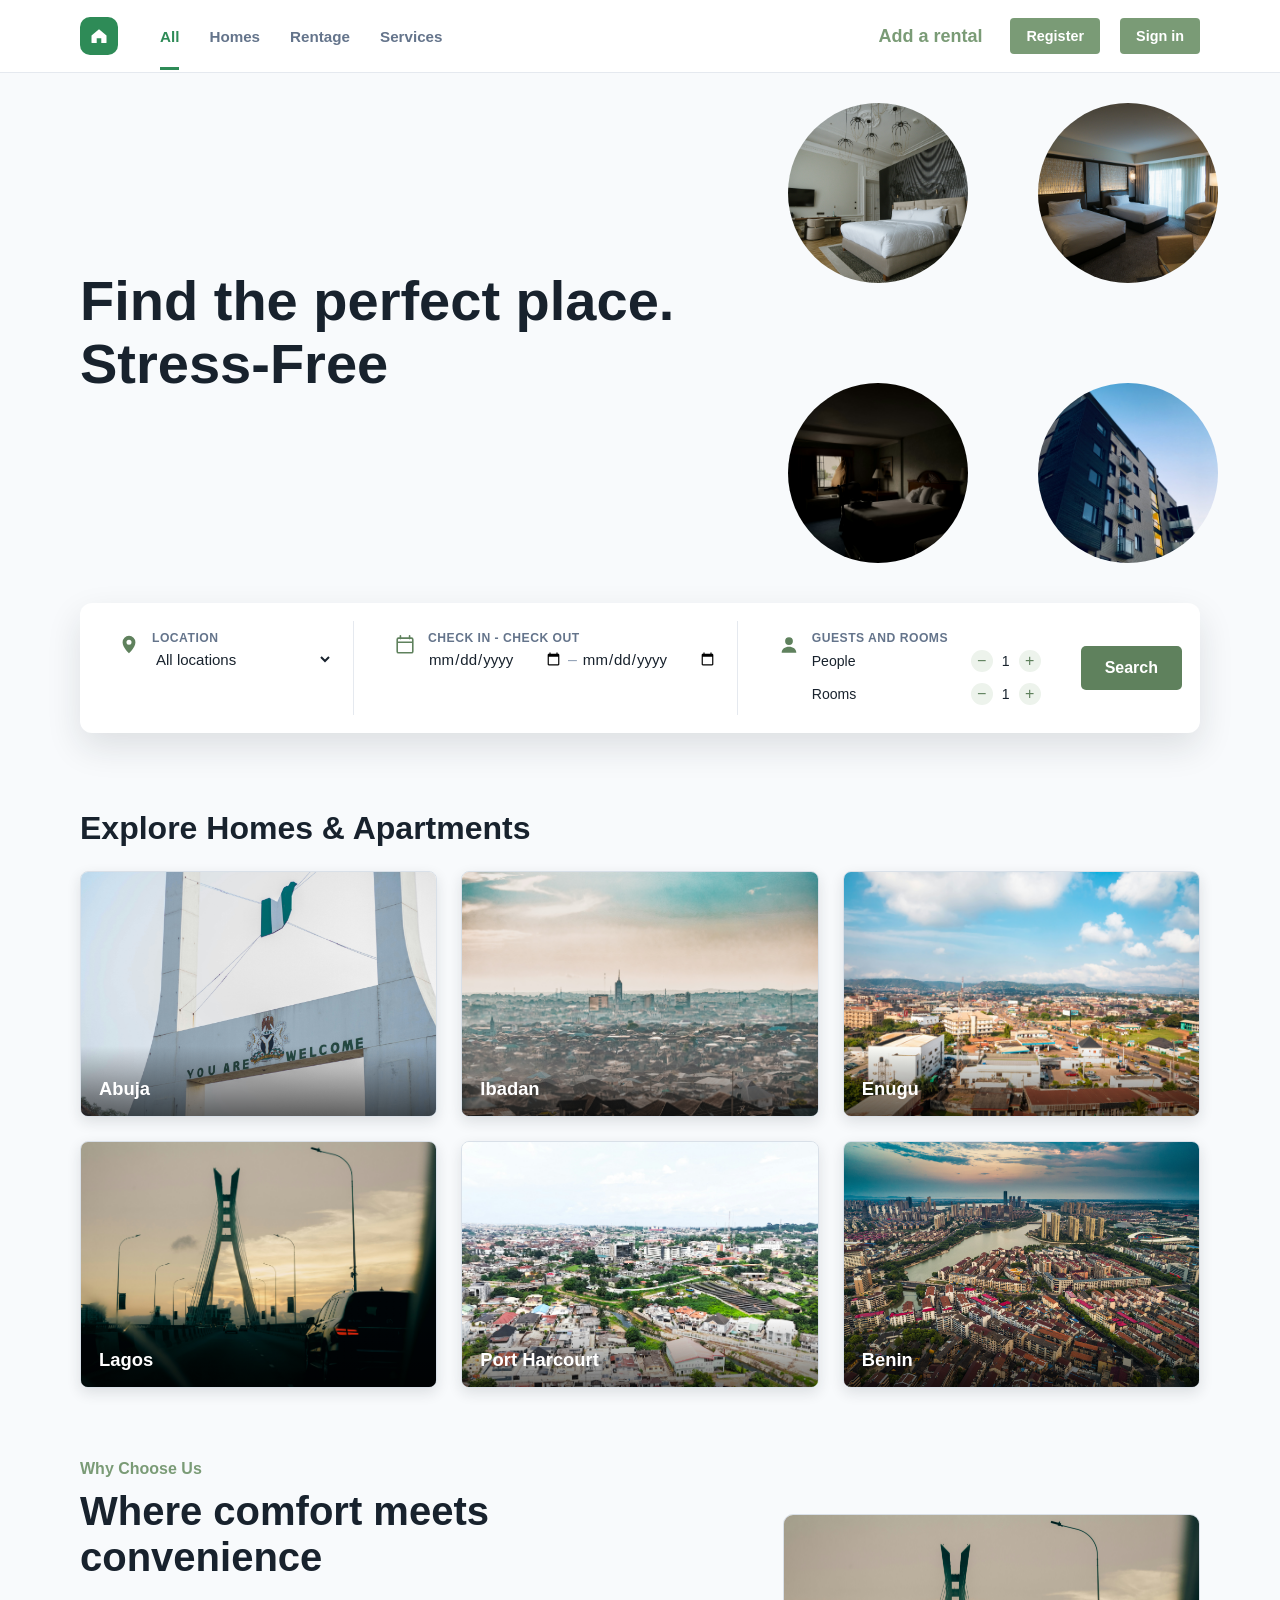
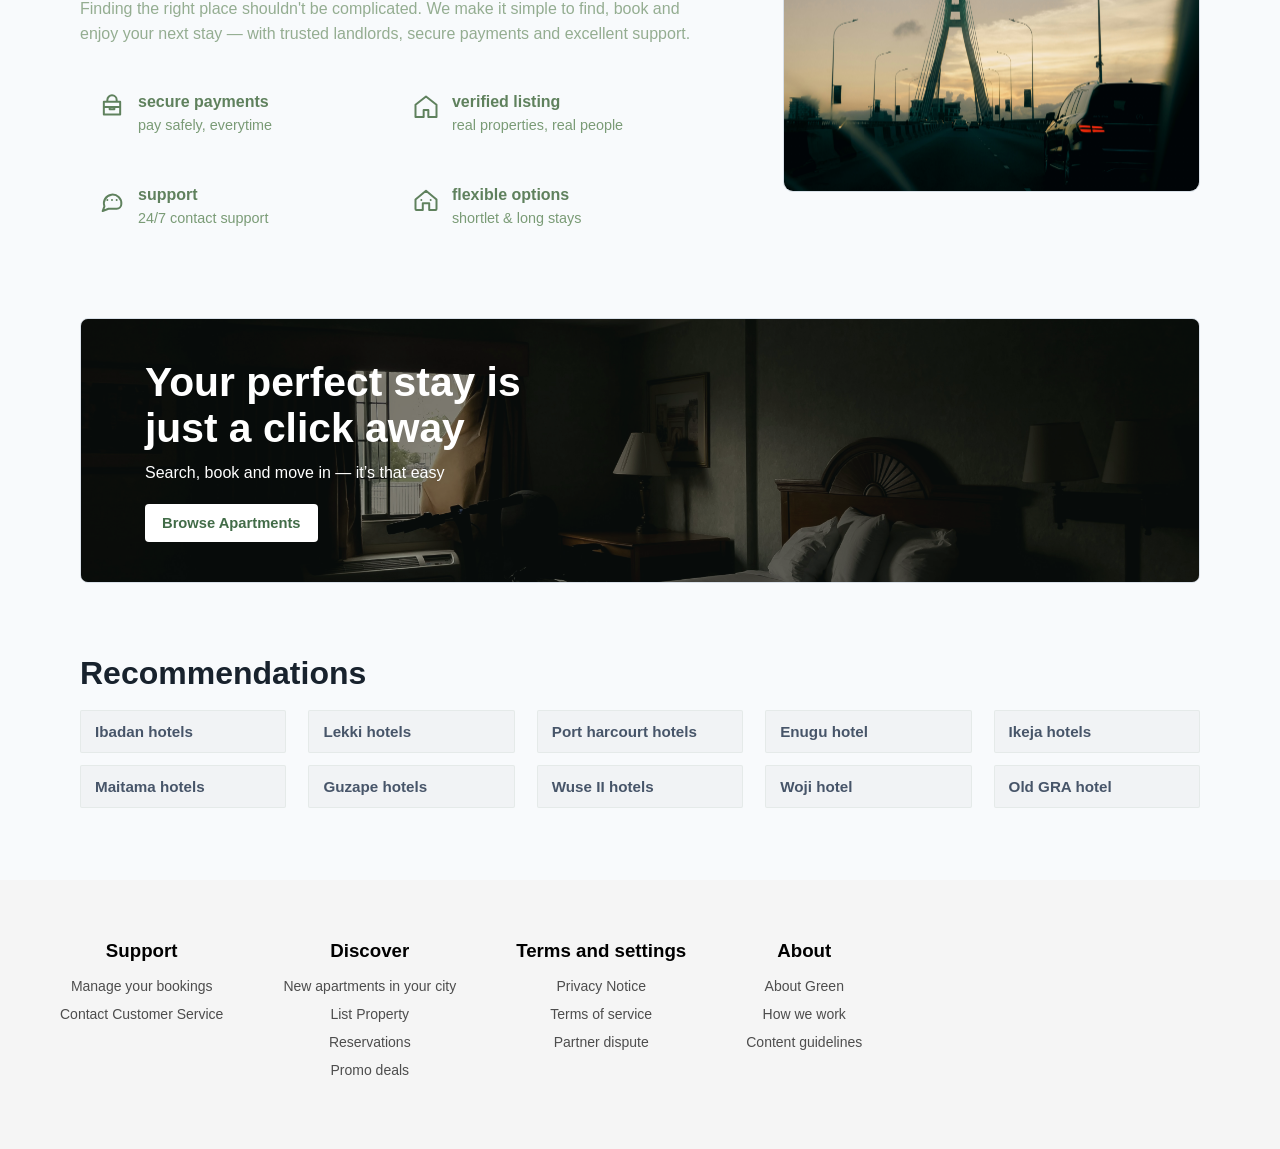
<file: index.html>
<!DOCTYPE html>
<html lang="en">
<head>
    <meta charset="UTF-8">
    <meta name="viewport" content="width=device-width, initial-scale=1.0">
    <title>Air</title>
    <script src="index.js" defer></script>
    <link rel="stylesheet" href="index.css">
</head>
<body>
    <header class="site-header">
        <nav class="navbar" aria-label="Primary navigation">
            <a class="nav-icon" href="#all" aria-label="Air home">
                <svg viewBox="0 0 24 24" aria-hidden="true">
                    <path d="M3 11.5 12 4l9 7.5v8.25a.75.75 0 0 1-.75.75h-5.5v-5.75h-5.5v5.75h-5.5a.75.75 0 0 1-.75-.75V11.5Z" />
                </svg>
            </a>

            <div class="nav-links">
                <a class="nav-link active" href="#all" aria-current="page">All</a>
                <a class="nav-link" href="#homes">Homes</a>
                <a class="nav-link" href="#rentage">Rentage</a>
                <a class="nav-link" href="#services">Services</a>
            </div>

            <div class="nav-actions">
                <a class="add-rental" href="rentage.html">Add a rental</a>
                <a class="action-button" href="register.html">Register</a>
                <a class="action-button" href="sign in.html">Sign in</a>
            </div>
        </nav>
    </header>

    <main>
        <section id="all" aria-labelledby="all-heading">
            <div class="hero-copy">
                <h1 id="all-heading">Find the perfect place.<br>Stress-Free</h1>
            </div>

            <div class="image-cluster" aria-label="Featured homes">
                <img class="home-image image-one" src="caro4.jpg" alt="Featured rental home">
                <img class="home-image image-two" src="caro1.jpg" alt="Featured rental home">
                <img class="home-image image-three" src="caro3.jpg" alt="Featured rental home">
                <img class="home-image image-four" src="apartment.jpg" alt="Featured rental home">
            </div>
        </section>
<br> <br>
        <form class="booking-panel" action="#homes" method="get">
            <label class="booking-section location-section">
                <svg class="booking-icon" viewBox="0 0 24 24" aria-hidden="true">
                    <path d="M12 21s7-6.08 7-12a7 7 0 1 0-14 0c0 5.92 7 12 7 12Zm0-9.25A2.75 2.75 0 1 1 12 6.25a2.75 2.75 0 0 1 0 5.5Z" />
                </svg>
                <span class="field-content">
                    <span class="field-label">Location</span>
                    <select name="location" aria-label="Location">
                        <option value="all">All locations</option>
                        <option value="city-centre">City centre</option>
                        <option value="beachfront">Beachfront</option>
                    </select>
                </span>
            </label>

            <div class="booking-section date-section">
                <svg class="booking-icon" viewBox="0 0 24 24" aria-hidden="true">
                    <path d="M7 2v3M17 2v3M4.5 9h15M5 4.5h14a1.5 1.5 0 0 1 1.5 1.5v13A1.5 1.5 0 0 1 19 20.5H5A1.5 1.5 0 0 1 3.5 19V6A1.5 1.5 0 0 1 5 4.5Z" />
                </svg>
                <div class="field-content">
                    <span class="field-label">Check in - Check out</span>
                    <div class="date-inputs">
                        <input id="check-in" name="check-in" type="date" aria-label="Check-in date">
                        <span aria-hidden="true">–</span>
                        <input id="check-out" name="check-out" type="date" aria-label="Check-out date">
                    </div>
                </div>
            </div>

            <div class="booking-section guests-section">
                <svg class="booking-icon" viewBox="0 0 24 24" aria-hidden="true">
                    <path d="M12 12a4.25 4.25 0 1 0 0-8.5 4.25 4.25 0 0 0 0 8.5Zm-8 8.5c0-4.05 3.58-6.5 8-6.5s8 2.45 8 6.5h-16Z" />
                </svg>
                <div class="field-content">
                    <span class="field-label">Guests and rooms</span>
                    <div class="counter-row">
                        <span>People</span>
                        <div class="counter-control">
                            <button type="button" class="counter-button" data-counter="people" data-change="-1" aria-label="Decrease people">−</button>
                            <output id="people-count" aria-live="polite">1</output>
                            <input type="hidden" name="people" value="1">
                            <button type="button" class="counter-button" data-counter="people" data-change="1" aria-label="Increase people">+</button>
                        </div>
                    </div>
                    <div class="counter-row">
                        <span>Rooms</span>
                        <div class="counter-control">
                            <button type="button" class="counter-button" data-counter="rooms" data-change="-1" aria-label="Decrease rooms">−</button>
                            <output id="rooms-count" aria-live="polite">1</output>
                            <input type="hidden" name="rooms" value="1">
                            <button type="button" class="counter-button" data-counter="rooms" data-change="1" aria-label="Increase rooms">+</button>
                        </div>
                    </div>
                </div>
            </div>

            <button class="search-button" type="submit">Search</button>
        </form>
        <section id="homes" aria-label="Homes"></section>
        <section id="rentage" aria-label="Rentage"></section>
        <section id="services" aria-label="Services"></section>
        <section id="register" aria-label="Register"></section>
        <section id="signup" aria-label="Sign up"></section>

        <section class="apartment-explorer" aria-labelledby="apartment-explorer-heading">
            <h2 id="apartment-explorer-heading">Explore Homes & Apartments</h2>
            <div class="city-grid">
                <a class="city-card" href="abuja.html">
                    <img src="Abuja.jpg" alt="Abuja">
                    <span>Abuja</span>
                </a>
                <a class="city-card" href="ibadan.html">
                    <img src="ibadan.jpg" alt="Ibadan">
                    <span>Ibadan</span>
                </a>
                <a class="city-card" href=".html">
                    <img src="enugu.jpg" alt="Enugu">
                    <span>Enugu</span>
                </a>
                <a class="city-card" href="lagos.html">
                    <img src="Lagos.jpg" alt="Lagos">
                    <span>Lagos</span>
                </a>
                <a class="city-card" href="port-harcourt.html">
                    <img src="PH.jpg" alt="Port Harcourt">
                    <span>Port Harcourt</span>
                </a>
                <a class="city-card" href="benin.html">
                    <img src="city-sunset.jpg" alt="Benin">
                    <span>Benin</span>
                </a>
            </div>
        </section>

        <section class="why-choose-us" aria-labelledby="why-choose-us-heading">
            <div class="why-choose-copy">
                <h3 class="why-choose-eyebrow">Why choose us</h3>
                <h2 id="why-choose-us-heading">Where comfort meets convenience</h2>
                <h3 class="why-choose-description">Finding the right place shouldn't be complicated. We make it simple to find, book and enjoy your next stay — with trusted landlords, secure payments and excellent support.</h3>

                <div class="feature-list">
                    <div class="feature-card">
                        <svg class="feature-icon" viewBox="0 0 24 24" aria-hidden="true"><path d="M5 7.5h14v11H5zM8 7.5V6a4 4 0 0 1 8 0v1.5M5 12h14M10 12v2h4v-2" /></svg>
                        <div>
                            <h3>secure payments</h3>
                            <p>pay safely, everytime</p>
                        </div>
                    </div>
                    <div class="feature-card">
                        <svg class="feature-icon" viewBox="0 0 24 24" aria-hidden="true"><path d="m3 10 9-7 9 7v10.5H14v-6H10v6H3z" /></svg>
                        <div>
                            <h3>verified listing</h3>
                            <p>real properties, real people</p>
                        </div>
                    </div>
                    <div class="feature-card">
                        <svg class="feature-icon" viewBox="0 0 24 24" aria-hidden="true"><path d="M20 15.5a4 4 0 0 1-4 4H9l-5 2 1.5-4A7.5 7.5 0 1 1 20 15.5ZM8 12h.01M12 12h.01M16 12h.01" /></svg>
                        <div>
                            <h3>support</h3>
                            <p>24/7 contact support</p>
                        </div>
                    </div>
                    <div class="feature-card">
                        <svg class="feature-icon" viewBox="0 0 24 24" aria-hidden="true"><path d="M3 11.5 12 4l9 7.5v8.25a.75.75 0 0 1-.75.75h-5.5v-5.75h-5.5v5.75h-5.5a.75.75 0 0 1-.75-.75zM8 12h.01M16 12h.01" /></svg>
                        <div>
                            <h3>flexible options</h3>
                            <p>shortlet & long stays</p>
                        </div>
                    </div>
                </div>
            </div>

            <div class="why-choose-image">
                <img src="Lagos.jpg" alt="Comfortable rental home">
            </div>
        </section>

        <section class="stay-carousel" aria-labelledby="stay-carousel-heading">
            <div class="carousel-slides" aria-hidden="true">
                <img class="carousel-slide is-active" src="caro1.jpg" alt="">
                <img class="carousel-slide" src="caro2.jpg" alt="">
                <img class="carousel-slide" src="caro3.jpg" alt="">
                <img class="carousel-slide" src="caro3.jpg" alt="">
                <img class="carousel-slide" src="caro4.jpg" alt="">
                <img class="carousel-slide" src="caro5.jpg" alt="">
            </div>
            <div class="stay-carousel-content">
                <h2 id="stay-carousel-heading">Your perfect stay is just a click away</h2>
                <h3>Search, book and move in — it’s that easy</h3>
                <a class="browse-apartments-button" href="#homes">Browse Apartments</a>
            </div>
        </section>

        <div class="recommendations" aria-labelledby="recommendations-heading">
            <h2 id="recommendations-heading">Recommendations</h2>
            <div class="recommendation-links">
                <a href="ibadan-hotels.html">Ibadan hotels</a>
                <a href="lekki-hotels.html">Lekki hotels</a>
                <a href="port-harcourt-hotels.html">Port harcourt hotels</a>
                <a href="enugu-hotels.html">Enugu hotel</a>
                <a href="ikeja-hotels.html">Ikeja hotels</a>
                <a href="maitama-hotels.html">Maitama hotels</a>
                <a href="user.html">Guzape hotels</a>
                <a href="wuse-ii-hotels.html">Wuse II hotels</a>
                <a href="woji-hotels.html">Woji hotel</a>
                <a href="old-gra-hotels.html">Old GRA hotel</a>
            </div>
        </div>
    </main>

     <footer class="footer">
    <div class="footer-column">
      <h3>Support</h3>
      <ul>
        <li><a href="#">Manage your bookings</a></li>
        <li><a href="#">Contact Customer Service</a></li>
      </ul>
    </div>

    <div class="footer-column">
      <h3>Discover</h3>
      <ul>
        <li><a href="#">New apartments in your city</a></li>
        <li><a href="#">List Property</a></li>
        <li><a href="#">Reservations</a></li>
        <li><a href="#">Promo deals</a></li>
      </ul>
    </div>

    <div class="footer-column">
      <h3>Terms and settings</h3>
      <ul>
        <li><a href="#">Privacy Notice</a></li>
        <li><a href="#">Terms of service</a></li>
        <li><a href="#">Partner dispute</a></li>
      </ul>
    </div>


    <div class="footer-column">
      <h3>About</h3>
      <ul>
        <li><a href="#">About Green</a></li>
        <li><a href="#">How we work</a></li>
        <li><a href="#">Content guidelines</a></li>
      </ul>
    </div>
  </footer>
  
</body>
</html>
</file>
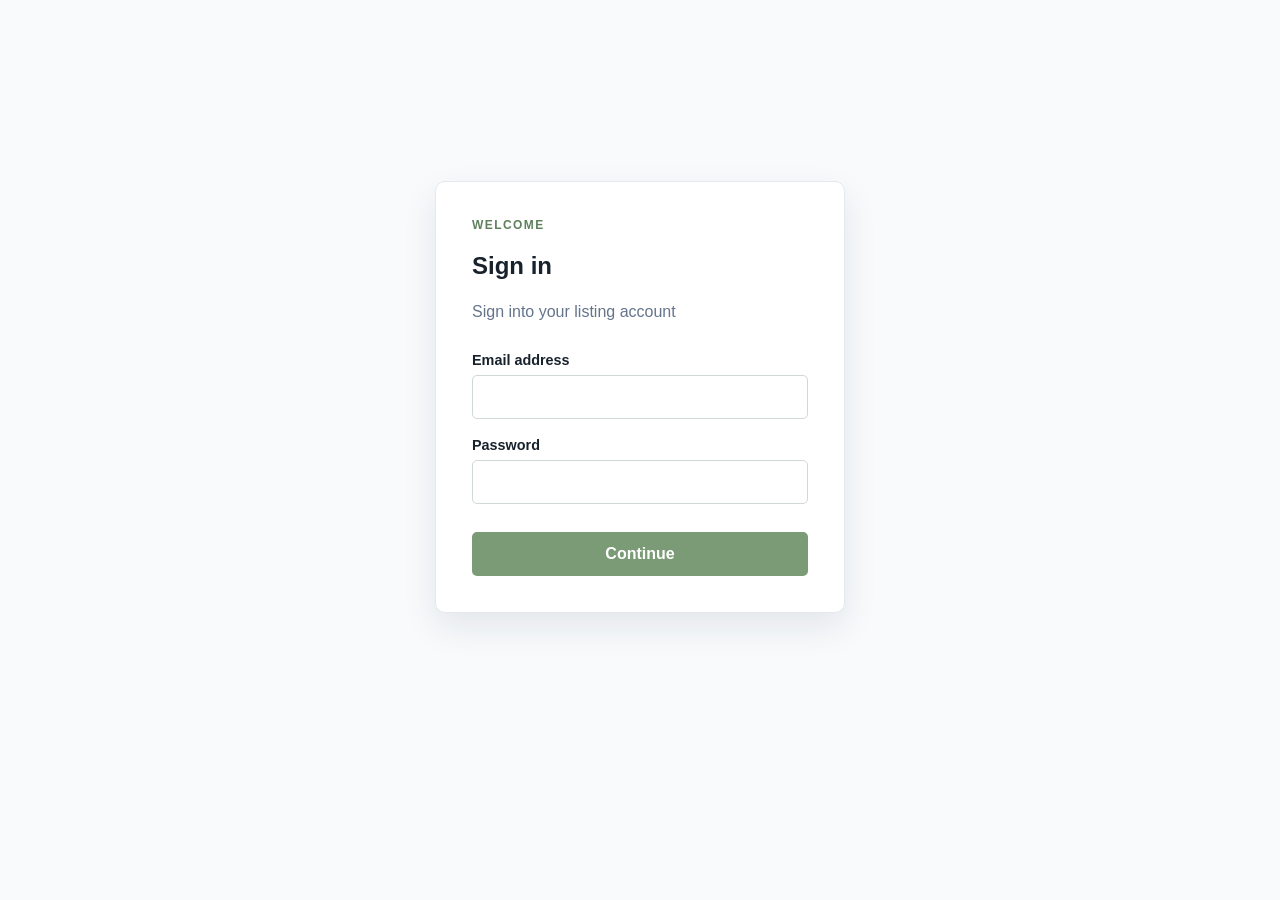
<file: listingsignin.html>
<!DOCTYPE html>
<html lang="en">
<head>
    <meta charset="UTF-8">
    <meta name="viewport" content="width=device-width, initial-scale=1.0">
    <title>Sign in | Air</title>
    <link rel="stylesheet" href="listingsignin.css">
</head>
<body>
   

    <main class="signin-main">
        <form class="signin-card" action="#" method="post">
            <p class="eyebrow">WELCOME</p>
            <h2>Sign in </h2>
            <p class="intro">Sign into your listing account</p>

            <label for="email">Email address</label>
            <input id="email" name="email" type="email" autocomplete="email" required>

            <label for="password">Password</label>
            <input id="password" name="password" type="password" autocomplete="current-password" required>

            <div class="form-actions">
                <button type="submit">Continue</button>
              
                
            </div>
        </form>

        <section id="help" class="sr-only" aria-label="Help and support"></section>
        <section id="contact" class="sr-only" aria-label="Contact Us"></section>
    </main>
</body>
</html>
</file>
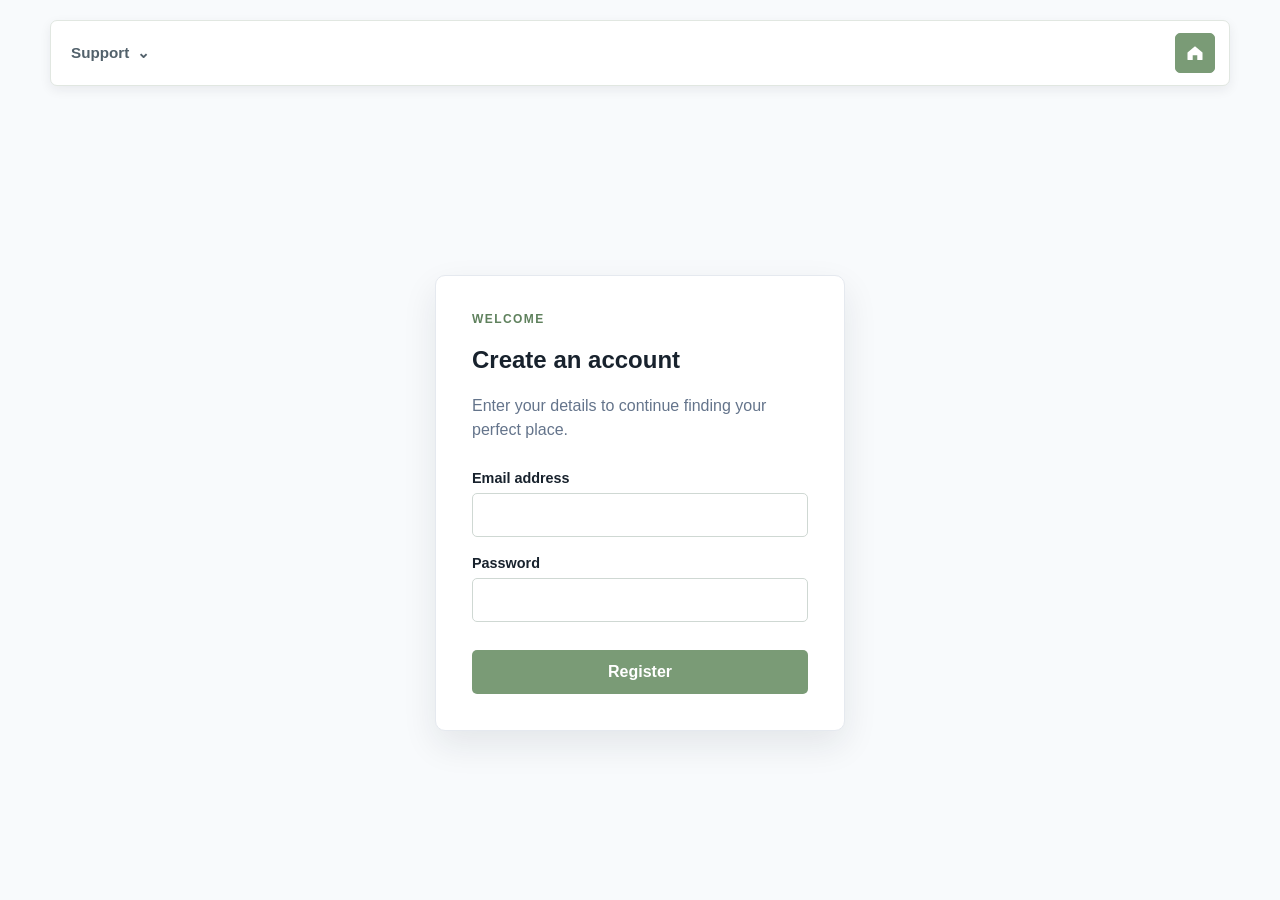
<file: register.html>
<!DOCTYPE html>
<html lang="en">
<head>
    <meta charset="UTF-8">
    <meta name="viewport" content="width=device-width, initial-scale=1.0">
    <title>Sign in | Air</title>
    <link rel="stylesheet" href="register.css">
</head>
<body>
    <header class="signin-header">
        <nav class="signin-navbar" aria-label="Sign in navigation">
            <details class="support-menu">
                <summary>Support <span aria-hidden="true">⌄</span></summary>
                <div class="support-links">
                    <a href="#help">Help and support</a>
                    <a href="#contact">Contact Us</a>
                </div>
            </details>

            <a class="home-button" href="index.html" aria-label="Return to home">
                <svg viewBox="0 0 24 24" aria-hidden="true">
                    <path d="M3 11.5 12 4l9 7.5v8.25a.75.75 0 0 1-.75.75h-5.5v-5.75h-5.5v5.75h-5.5a.75.75 0 0 1-.75-.75V11.5Z" />
                </svg>
            </a>
        </nav>
    </header>

    <main class="signin-main">
        <form class="signin-card" action="#" method="post">
            <p class="eyebrow">WELCOME</p>
            <h2>Create an account </h2>
            <p class="intro">Enter your details to continue finding your perfect place.</p>

            <label for="email">Email address</label>
            <input id="email" name="email" type="email" autocomplete="email" required>

            <label for="password">Password</label>
            <input id="password" name="password" type="password" autocomplete="current-password" required>

            <button type="submit">Register</button>
        </form>

        <section id="help" class="sr-only" aria-label="Help and support"></section>
        <section id="contact" class="sr-only" aria-label="Contact Us"></section>
    </main>
</body>
</html>
</file>
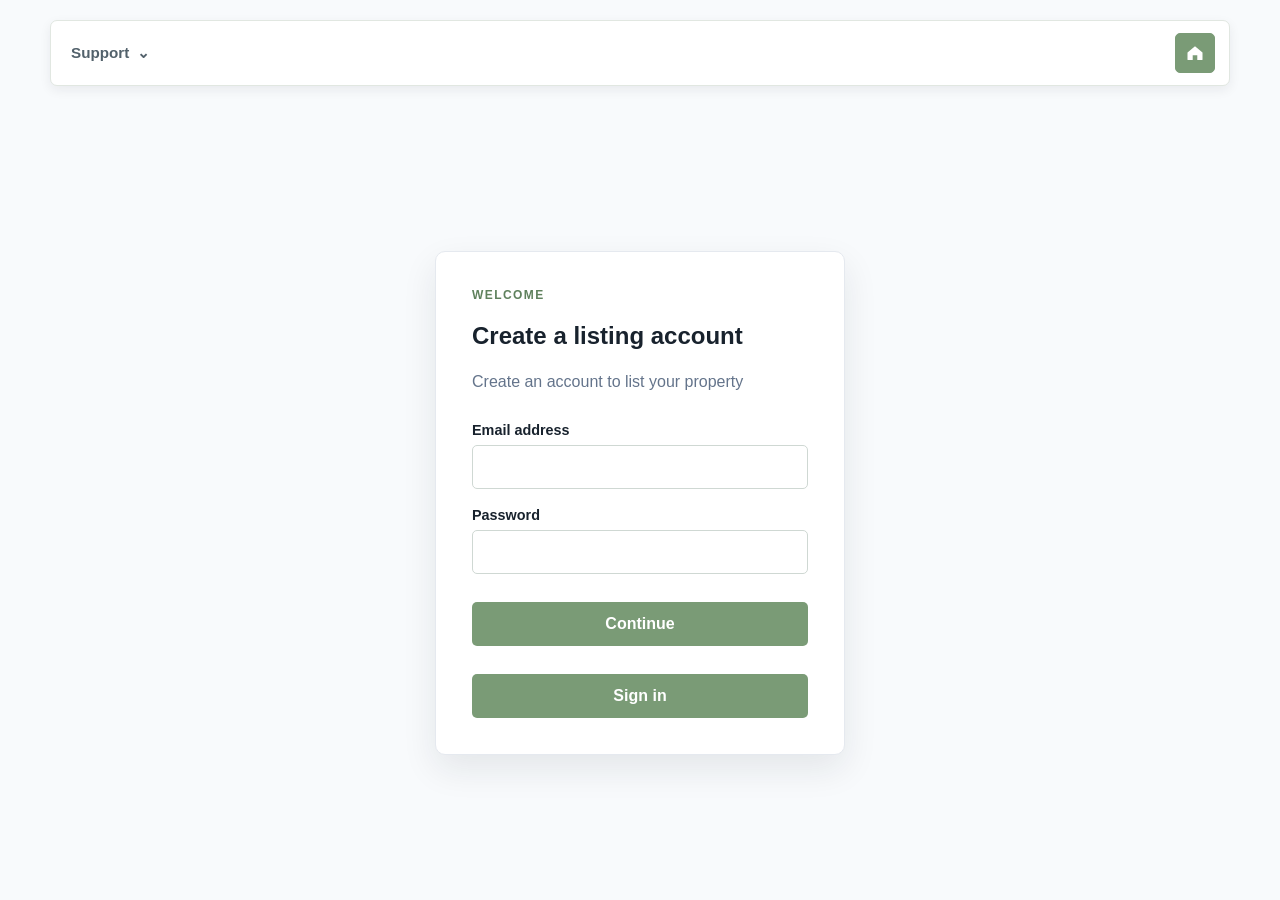
<file: rentage.html>
<!DOCTYPE html>
<html lang="en">
<head>
    <meta charset="UTF-8">
    <meta name="viewport" content="width=device-width, initial-scale=1.0">
    <title>Sign in | Air</title>
    <link rel="stylesheet" href="rentage.css">
</head>
<body>
    <header class="signin-header">
        <nav class="signin-navbar" aria-label="Sign in navigation">
            <details class="support-menu">
                <summary>Support <span aria-hidden="true">⌄</span></summary>
                <div class="support-links">
                    <a href="">Help and support</a>
                    <a href="">Contact Us</a>
                </div>
            </details>

            <a class="home-button" href="index.html" aria-label="Return to home">
                <svg viewBox="0 0 24 24" aria-hidden="true">
                    <path d="M3 11.5 12 4l9 7.5v8.25a.75.75 0 0 1-.75.75h-5.5v-5.75h-5.5v5.75h-5.5a.75.75 0 0 1-.75-.75V11.5Z" />
                </svg>
            </a>
        </nav>
    </header>

    <main class="signin-main">
        <form class="signin-card" action="#" method="post">
            <p class="eyebrow">WELCOME</p>
            <h2>Create a listing account </h2>
            <p class="intro">Create an account to list your property</p>

            <label for="email">Email address</label>
            <input id="email" name="email" type="email" autocomplete="email" required>

            <label for="password">Password</label>
            <input id="password" name="password" type="password" autocomplete="current-password" required>

            <div class="form-actions">
                <button type="submit">Continue</button>
                <button id="open-listing-signin" type="button">Sign in</button>
            </div>
        </form>

        <section id="help" class="sr-only" aria-label="Help and support"></section>
        <section id="contact" class="sr-only" aria-label="Contact Us"></section>
    </main>

    <dialog class="signin-dialog" id="listing-signin-dialog" aria-label="Sign in to your listing account">
        <button class="dialog-close" type="button" aria-label="Close sign in">×</button>
        <iframe src="listingsignin.html" title="Listing account sign in"></iframe>
    </dialog>

    <script>
        const signInDialog = document.getElementById('listing-signin-dialog');

        document.getElementById('open-listing-signin').addEventListener('click', function () {
            signInDialog.showModal();
        });

        document.querySelector('.dialog-close').addEventListener('click', function () {
            signInDialog.close();
        });
    </script>
</body>
</html>
</file>
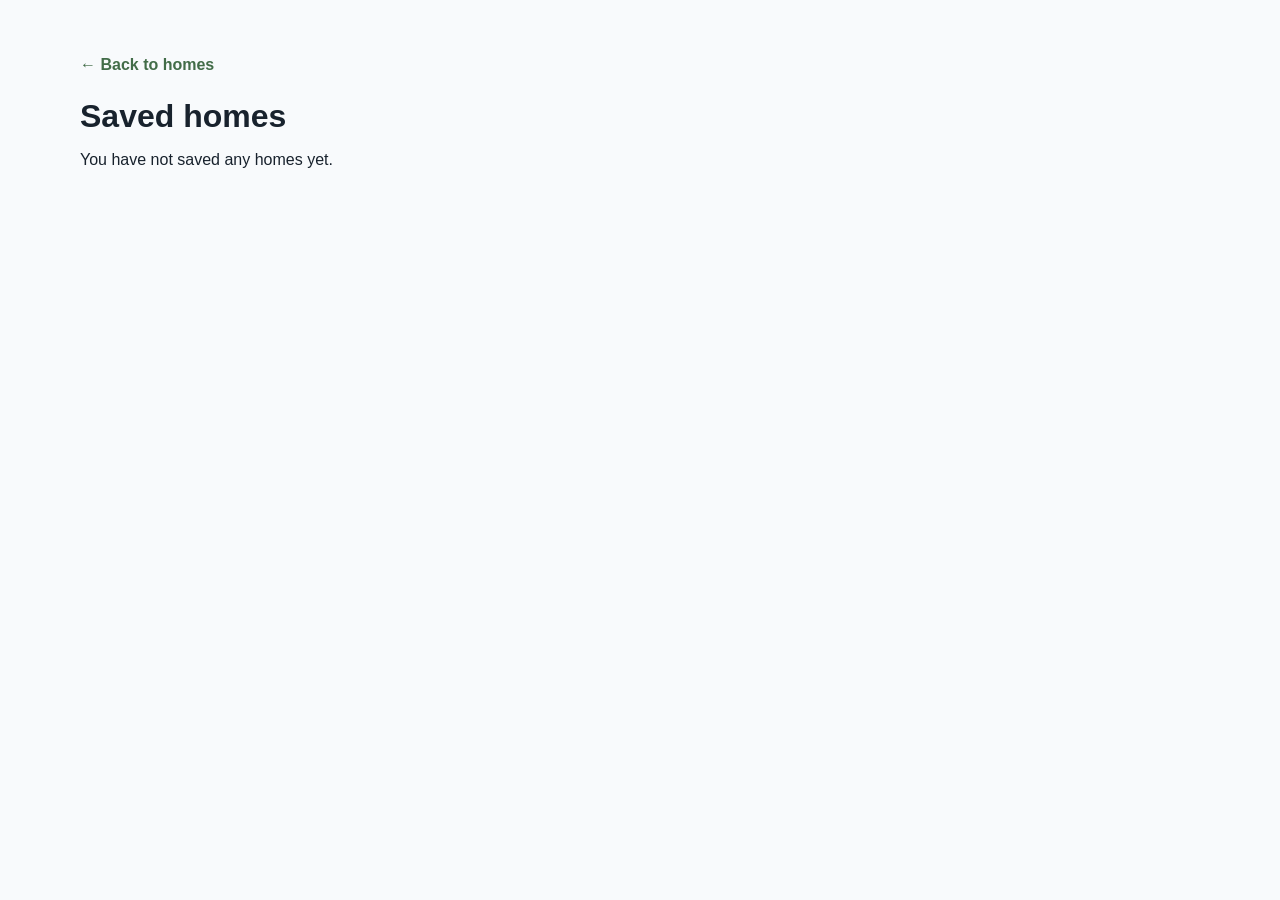
<file: saved.html>
<!DOCTYPE html>
<html lang="en">
<head>
    <meta charset="UTF-8">
    <meta name="viewport" content="width=device-width, initial-scale=1.0">
    <title>Saved homes | Air</title>
    <link rel="stylesheet" href="saved.css">
    <script src="saved.js" defer></script>
</head>
<body>
    <main class="saved-page">
        <a class="back-link" href="user.html">&larr; Back to homes</a>
        <h1>Saved homes</h1>
        <p id="saved-empty-message">You have not saved any homes yet.</p>
        <div class="saved-properties" aria-live="polite"></div>
    </main>
</body>
</html>
</file>
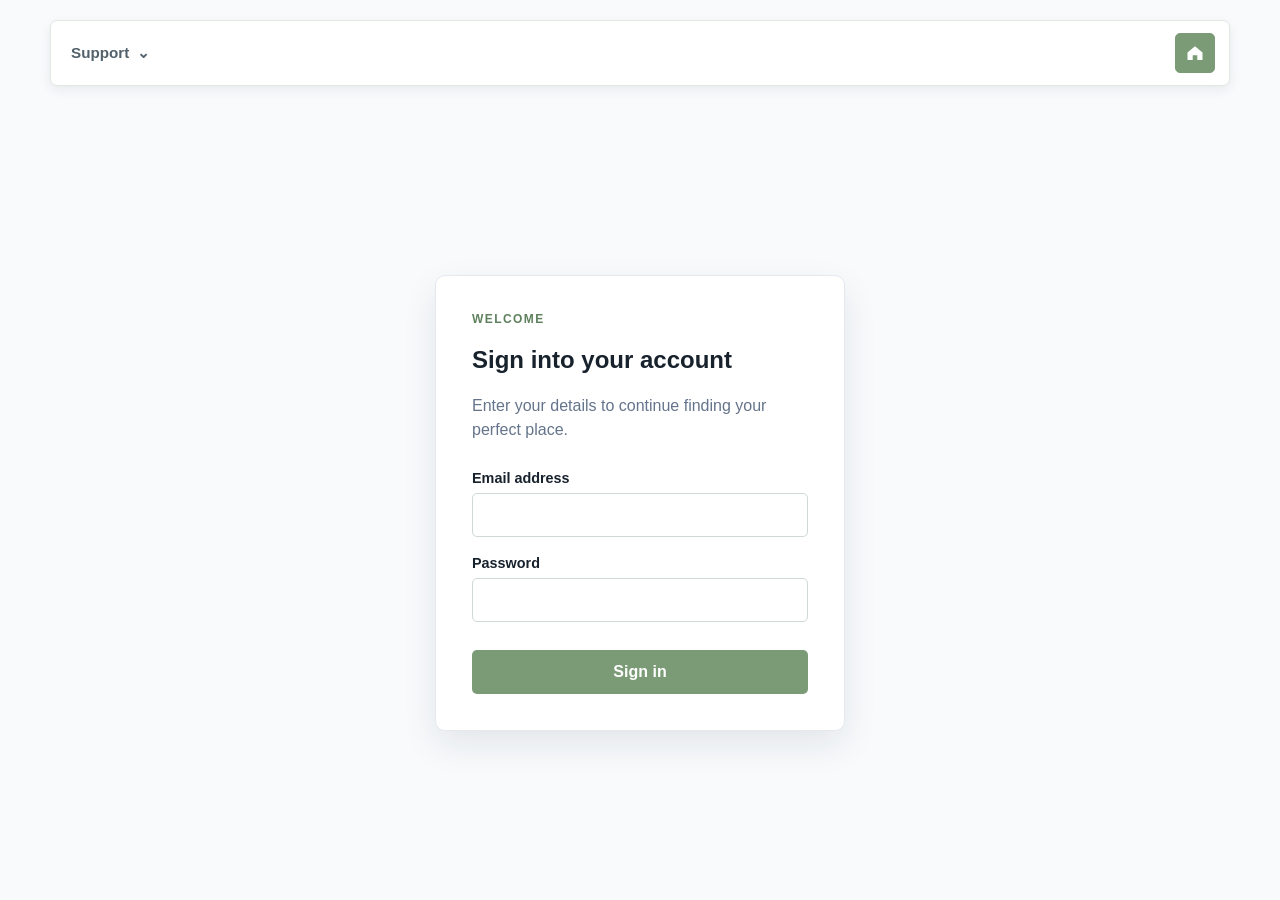
<file: sign in.html>
<!DOCTYPE html>
<html lang="en">
<head>
    <meta charset="UTF-8">
    <meta name="viewport" content="width=device-width, initial-scale=1.0">
    <title>Sign in | Air</title>
    <link rel="stylesheet" href="register.css">
</head>
<body>
    <header class="signin-header">
        <nav class="signin-navbar" aria-label="Sign in navigation">
            <details class="support-menu">
                <summary>Support <span aria-hidden="true">⌄</span></summary>
                <div class="support-links">
                    <a href="#help">Help and support</a>
                    <a href="#contact">Contact Us</a>
                </div>
            </details>

            <a class="home-button" href="index.html" aria-label="Return to home">
                <svg viewBox="0 0 24 24" aria-hidden="true">
                    <path d="M3 11.5 12 4l9 7.5v8.25a.75.75 0 0 1-.75.75h-5.5v-5.75h-5.5v5.75h-5.5a.75.75 0 0 1-.75-.75V11.5Z" />
                </svg>
            </a>
        </nav>
    </header>

    <main class="signin-main">
        <form class="signin-card" action="#" method="post">
            <p class="eyebrow">WELCOME</p>
            <h2>Sign into your account </h2>
            <p class="intro">Enter your details to continue finding your perfect place.</p>

            <label for="email">Email address</label>
            <input id="email" name="email" type="email" autocomplete="email" required>

            <label for="password">Password</label>
            <input id="password" name="password" type="password" autocomplete="current-password" required>

            <button type="submit">Sign in</button>
        </form>

        <section id="help" class="sr-only" aria-label="Help and support"></section>
        <section id="contact" class="sr-only" aria-label="Contact Us"></section>
    </main>
</body>
</html>
</file>
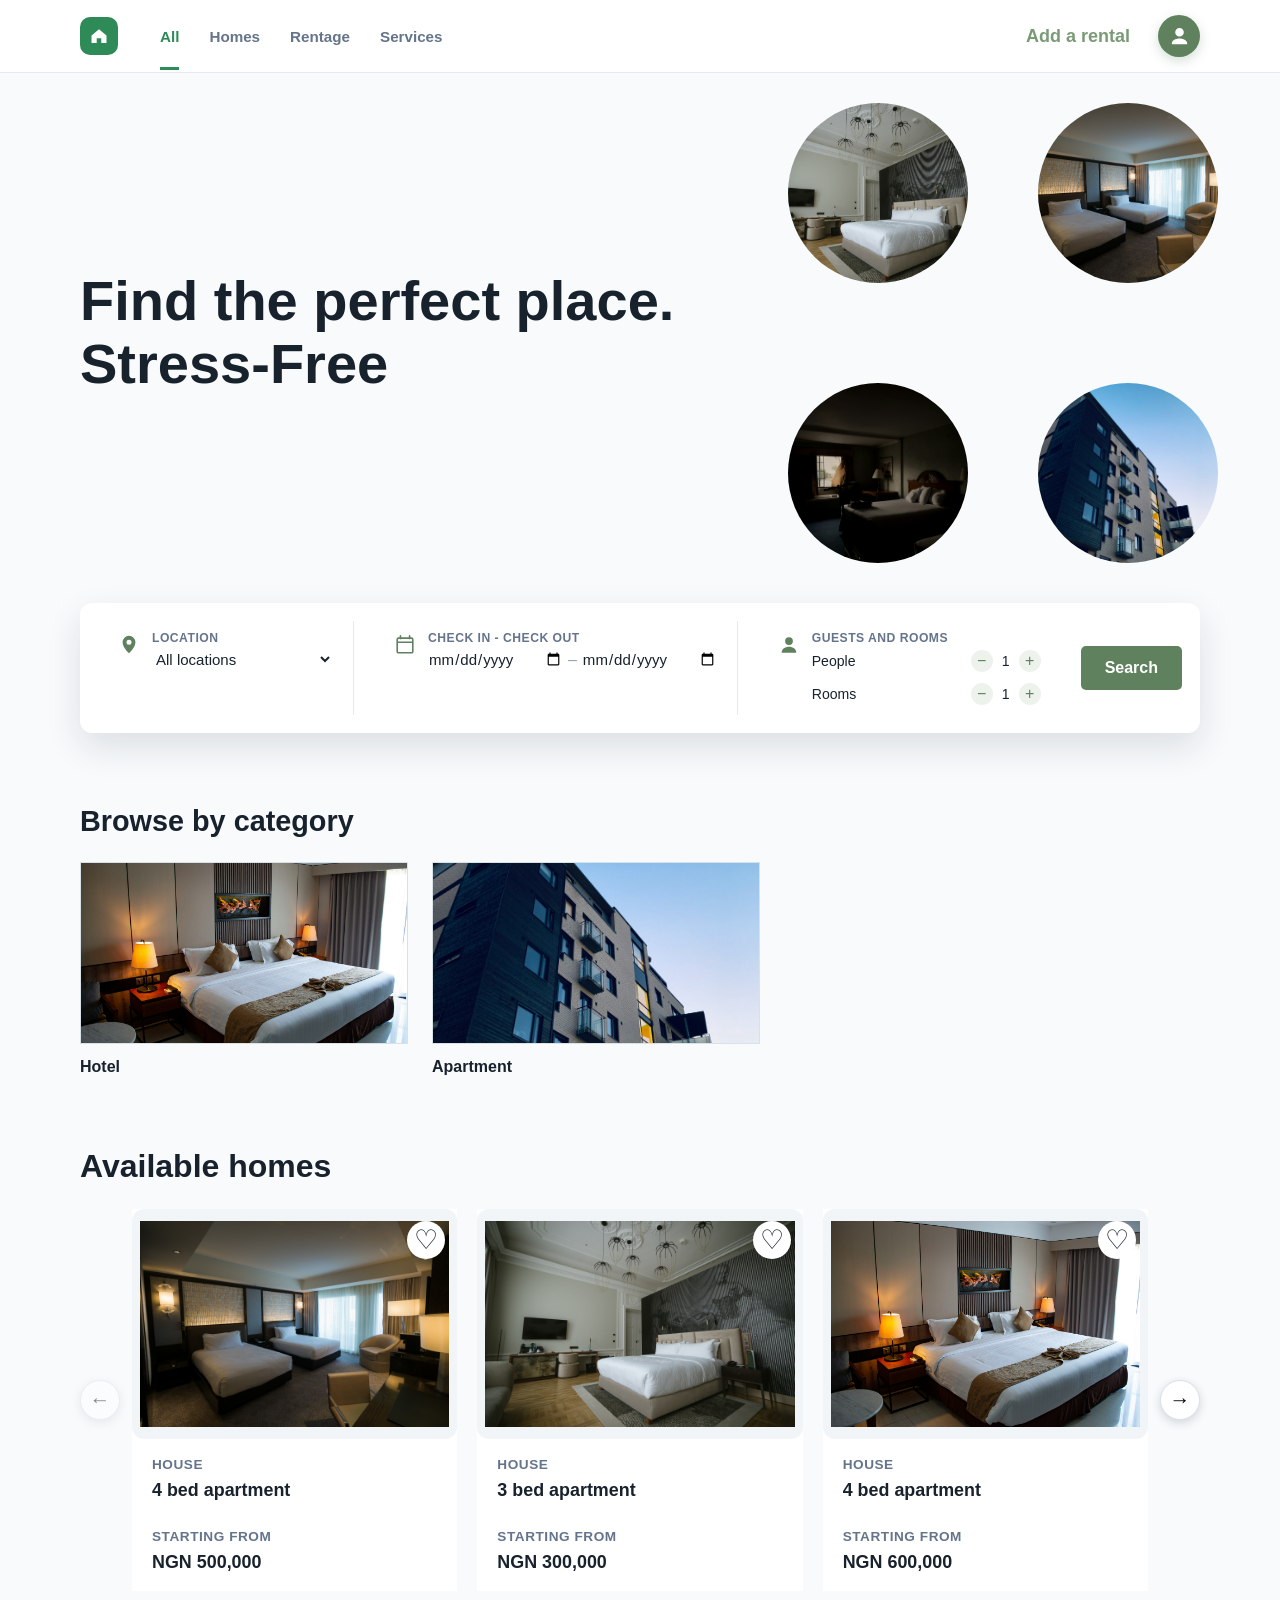
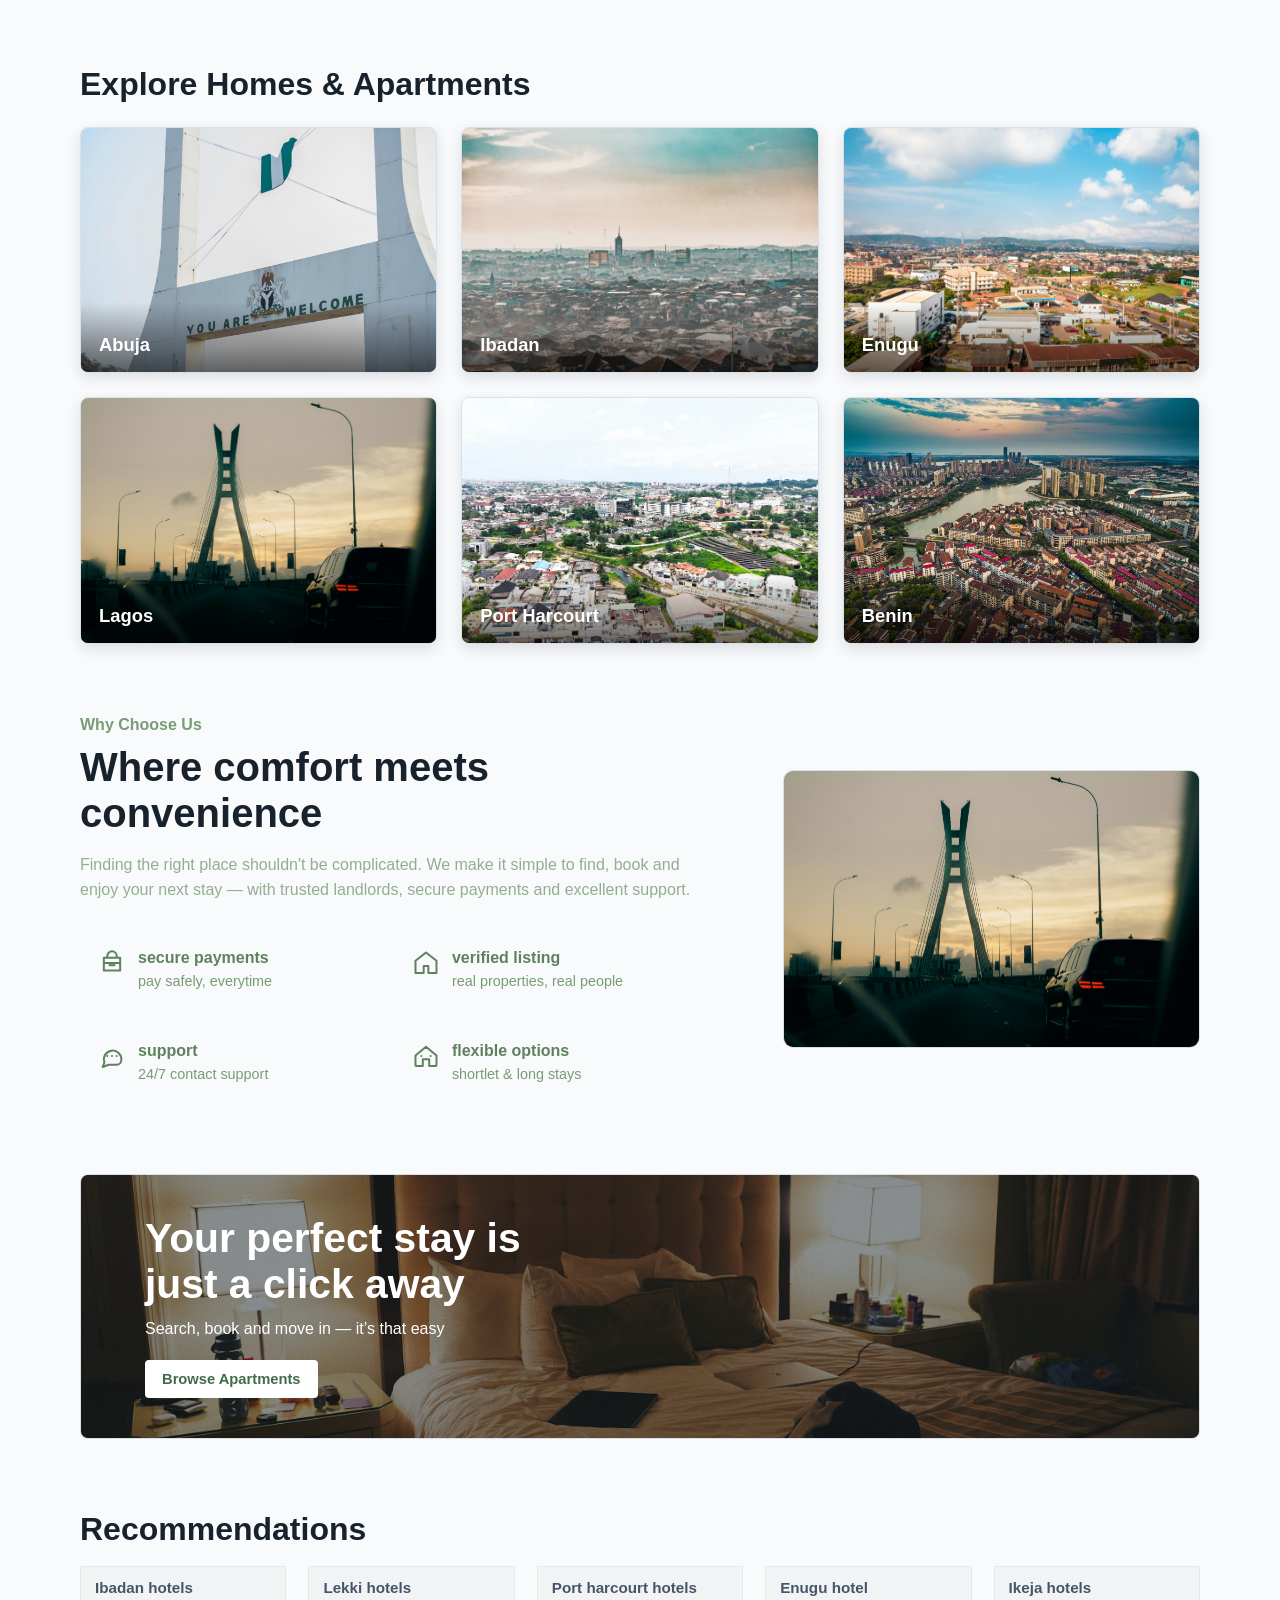
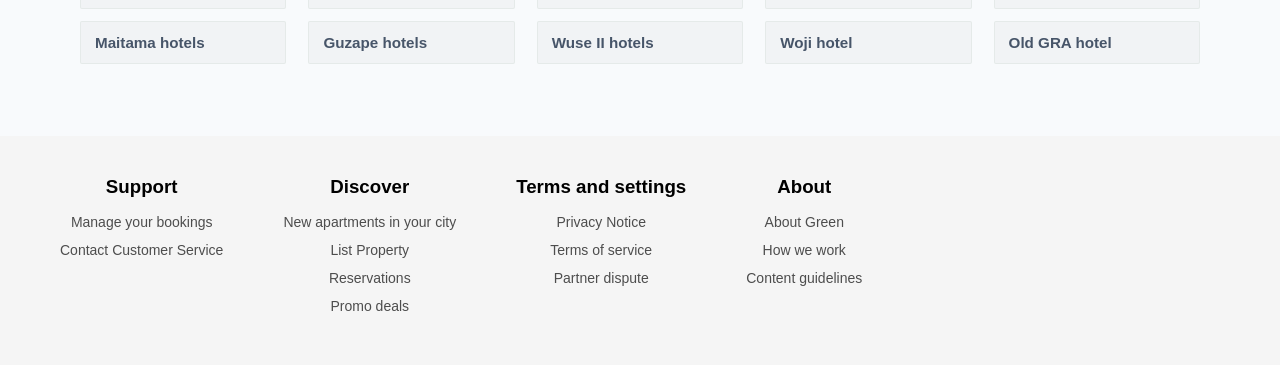
<file: user.html>
<!DOCTYPE html>
<html lang="en">
<head>
    <meta charset="UTF-8">
    <meta name="viewport" content="width=device-width, initial-scale=1.0">
    <title>Document</title>
   <script src="user.js" defer></script>
    <link rel="stylesheet" href="user.css">
    <script></script>
</head>
<body>
      <header class="site-header">
        <nav class="navbar" aria-label="Primary navigation">
            <a class="nav-icon" href="#all" aria-label="Air home">
                <svg viewBox="0 0 24 24" aria-hidden="true">
                    <path d="M3 11.5 12 4l9 7.5v8.25a.75.75 0 0 1-.75.75h-5.5v-5.75h-5.5v5.75h-5.5a.75.75 0 0 1-.75-.75V11.5Z" />
                </svg>
            </a>

            <div class="nav-links">
                <a class="nav-link active" href="#all" aria-current="page">All</a>
                <a class="nav-link" href="#homes">Homes</a>
                <a class="nav-link" href="#rentage">Rentage</a>
                <a class="nav-link" href="#services">Services</a>
            </div>

            <div class="nav-actions">
                <a class="add-rental" href="rentage.html">Add a rental</a>
                <div class="profile-menu">
                    <button class="profile-trigger" type="button" aria-label="Open account menu" aria-expanded="false" aria-controls="account-menu">
                        <svg viewBox="0 0 24 24" aria-hidden="true">
                            <path d="M12 12a4.5 4.5 0 1 0 0-9 4.5 4.5 0 0 0 0 9Zm0 2c-4.42 0-8 2.24-8 5v1h16v-1c0-2.76-3.58-5-8-5Z" />
                        </svg>
                    </button>
                    <div class="account-menu" id="account-menu" role="menu" hidden>
                        <a href="" role="menuitem">Account</a>
                        <a href="bookings.html" role="menuitem">Bookings</a>
                        <a href="rewards-wallet.html" role="menuitem">Reward and Wallet</a>
                        <a href="reviews.html" role="menuitem">Reviews</a>
                        <a href="saved.html" role="menuitem">Bookmarked</a>
                        <a href="promo-codes.html" role="menuitem">Promo codes</a>
                    </div>
                </div>
            </div>
        </nav>
    </header>

    <main>
        <section id="all" aria-labelledby="all-heading">
            <div class="hero-copy">
                <h1 id="all-heading">Find the perfect place.<br>Stress-Free</h1>
            </div>

            <div class="image-cluster" aria-label="Featured homes">
                 <img class="home-image image-one" src="caro4.jpg" alt="Featured rental home">
                <img class="home-image image-two" src="caro1.jpg" alt="Featured rental home">
                <img class="home-image image-three" src="caro3.jpg" alt="Featured rental home">
                <img class="home-image image-four" src="apartment.jpg" alt="Featured rental home">
            </div>
              </section>
<br> <br>
        <form class="booking-panel" action="#homes" method="get">
            <label class="booking-section location-section">
                <svg class="booking-icon" viewBox="0 0 24 24" aria-hidden="true">
                    <path d="M12 21s7-6.08 7-12a7 7 0 1 0-14 0c0 5.92 7 12 7 12Zm0-9.25A2.75 2.75 0 1 1 12 6.25a2.75 2.75 0 0 1 0 5.5Z" />
                </svg>
                <span class="field-content">
                    <span class="field-label">Location</span>
                    <select name="location" aria-label="Location">
                        <option value="all">All locations</option>
                        <option value="city-centre">City centre</option>
                        <option value="beachfront">Beachfront</option>
                    </select>
      </span>
            </label>

            <div class="booking-section date-section">
                <svg class="booking-icon" viewBox="0 0 24 24" aria-hidden="true">
                    <path d="M7 2v3M17 2v3M4.5 9h15M5 4.5h14a1.5 1.5 0 0 1 1.5 1.5v13A1.5 1.5 0 0 1 19 20.5H5A1.5 1.5 0 0 1 3.5 19V6A1.5 1.5 0 0 1 5 4.5Z" />
                </svg>
                <div class="field-content">
                    <span class="field-label">Check in - Check out</span>
                    <div class="date-inputs">
                        <input id="check-in" name="check-in" type="date" aria-label="Check-in date">
                        <span aria-hidden="true">–</span>
                        <input id="check-out" name="check-out" type="date" aria-label="Check-out date">
                    </div>
                </div>
            </div>

            <div class="booking-section guests-section">
                <svg class="booking-icon" viewBox="0 0 24 24" aria-hidden="true">
                    <path d="M12 12a4.25 4.25 0 1 0 0-8.5 4.25 4.25 0 0 0 0 8.5Zm-8 8.5c0-4.05 3.58-6.5 8-6.5s8 2.45 8 6.5h-16Z" />
                </svg>
                <div class="field-content">
                    <span class="field-label">Guests and rooms</span>
                    <div class="counter-row">
  <span>People</span>
                        <div class="counter-control">
                            <button type="button" class="counter-button" data-counter="people" data-change="-1" aria-label="Decrease people">−</button>
                            <output id="people-count" aria-live="polite">1</output>
                            <input type="hidden" name="people" value="1">
                            <button type="button" class="counter-button" data-counter="people" data-change="1" aria-label="Increase people">+</button>
                        </div>
                    </div>
                    <div class="counter-row">
                        <span>Rooms</span>
                        <div class="counter-control">
                            <button type="button" class="counter-button" data-counter="rooms" data-change="-1" aria-label="Decrease rooms">−</button>
                            <output id="rooms-count" aria-live="polite">1</output>
                            <input type="hidden" name="rooms" value="1">
                            <button type="button" class="counter-button" data-counter="rooms" data-change="1" aria-label="Increase rooms">+</button>
                        </div>
                    </div>
                </div>
            </div>
     <button class="search-button" type="submit">Search</button>
        </form>

        <div class="browse-categories" aria-labelledby="browse-categories-heading">
            <h3 id="browse-categories-heading">Browse by category</h3>
            <div class="category-grid">
                <div class="category-item">
                    <a class="category-card" href="">
                        <img src="hotel.jpg" alt="Hotel">
                    </a>
                    <a class="category-label" href="">Hotel</a>
                </div>
                <div class="category-item">
                    <a class="category-card" href="">
                        <img src="apartment.jpg" alt="Apartment">
                    </a>
                    <a class="category-label" href="">Apartment</a>
                </div>
            </div>
        </div>

        <section class="property-carousel" aria-labelledby="property-carousel-heading">
            <h2 id="property-carousel-heading">Available homes</h2>
            <div class="property-carousel-shell">
                <button class="carousel-arrow carousel-arrow-left" type="button" aria-label="Show previous homes">&#8592;</button>
                <div class="property-carousel-viewport">
                    <div class="property-carousel-track">
                        <article class="property-card" data-property-id="property-1">
                            <a class="property-card-link" href="https://www.airbnb.com/" aria-label="View 3 bed apartment"></a>
                            <button class="save-property" type="button" aria-label="Save 3 bed apartment"><span aria-hidden="true">♡</span></button>
                            <img src="caro1.jpg" alt="3 bed apartment">
                            <div class="property-details"><h4>house</h4><h3>4 bed apartment</h3><h4>Starting from</h4><h3>NGN 500,000</h3></div>
                        </article>
                        <article class="property-card" data-property-id="property-2">
                            <a class="property-card-link" href="https://www.airbnb.com/" aria-label="View 3 bed apartment"></a>
                            <button class="save-property" type="button" aria-label="Save 3 bed apartment"><span aria-hidden="true">♡</span></button>
                            <img src="caro4.jpg" alt="3 bed apartment">
                            <div class="property-details"><h4>house</h4><h3>3 bed apartment</h3><h4>Starting from</h4><h3>NGN 300,000</h3></div>
                        </article>
                        <article class="property-card" data-property-id="property-3">
                            <a class="property-card-link" href="https://www.airbnb.com/" aria-label="View 3 bed apartment"></a>
                            <button class="save-property" type="button" aria-label="Save 3 bed apartment"><span aria-hidden="true">♡</span></button>
                            <img src="hotel.jpg" alt="3 bed apartment">
                            <div class="property-details"><h4>house</h4><h3>4 bed apartment</h3><h4>Starting from</h4><h3>NGN 600,000</h3></div>
                        </article>
                        <article class="property-card" data-property-id="property-4">
                            <a class="property-card-link" href="https://www.airbnb.com/" aria-label="View 3 bed apartment"></a>
                            <button class="save-property" type="button" aria-label="Save 3 bed apartment"><span aria-hidden="true">♡</span></button>
                            <img src="caro2.jpg" alt="3 bed apartment">
                            <div class="property-details"><h4>house</h4><h3>3 bed apartment</h3><h4>Starting from</h4><h3>NGN 300,000</h3></div>
                        </article>
                        <article class="property-card" data-property-id="property-5">
                            <a class="property-card-link" href="https://www.airbnb.com/" aria-label="View 3 bed apartment"></a>
                            <button class="save-property" type="button" aria-label="Save 3 bed apartment"><span aria-hidden="true">♡</span></button>
                            <img src="caro5.jpg" alt="3 bed apartment">
                            <div class="property-details"><h4>house</h4><h3>3 bed apartment</h3><h4>Starting from</h4><h3>NGN 300,000</h3></div>
                        </article>
                        <article class="property-card" data-property-id="property-6">
                            <a class="property-card-link" href="https://www.airbnb.com/" aria-label="View 3 bed apartment"></a>
                            <button class="save-property" type="button" aria-label="Save 3 bed apartment"><span aria-hidden="true">♡</span></button>
                            <img src="apartment.jpg" alt="3 bed apartment">
                            <div class="property-details"><h4>house</h4><h3> Apartment</h3><h4>Starting from</h4><h3>NGN 1,000,000</h3></div>
                        </article>
                        <article class="property-card" data-property-id="property-7">
                            <a class="property-card-link" href="https://www.airbnb.com/" aria-label="View 3 bed apartment"></a>
                            <button class="save-property" type="button" aria-label="Save 3 bed apartment"><span aria-hidden="true">♡</span></button>
                            <img src="caro2.jpg" alt="3 bed apartment">
                            <div class="property-details"><h4>house</h4><h3>3 bed apartment</h3><h4>Starting from</h4><h3>NGN 300,000</h3></div>
                        </article>
                        <article class="property-card" data-property-id="property-8">
                            <a class="property-card-link" href="https://www.airbnb.com/" aria-label="View 3 bed apartment"></a>
                            <button class="save-property" type="button" aria-label="Save 3 bed apartment"><span aria-hidden="true">♡</span></button>
                            <img src="caro2.jpg" alt="3 bed apartment">
                            <div class="property-details"><h4>house</h4><h3>3 bed apartment</h3><h4>Starting from</h4><h3>NGN 300,000</h3></div>
                        </article>
                        <article class="property-card" data-property-id="property-9">
                            <a class="property-card-link" href="https://www.airbnb.com/" aria-label="View 3 bed apartment"></a>
                            <button class="save-property" type="button" aria-label="Save 3 bed apartment"><span aria-hidden="true">♡</span></button>
                            <img src="caro2.jpg" alt="3 bed apartment">
                            <div class="property-details"><h4>house</h4><h3>3 bed apartment</h3><h4>Starting from</h4><h3>NGN 300,000</h3></div>
                        </article>
                        <article class="property-card" data-property-id="property-10">
                            <a class="property-card-link" href="https://www.airbnb.com/" aria-label="View 3 bed apartment"></a>
                            <button class="save-property" type="button" aria-label="Save 3 bed apartment"><span aria-hidden="true">♡</span></button>
                            <img src="caro2.jpg" alt="3 bed apartment">
                            <div class="property-details"><h4>house</h4><h3>3 bed apartment</h3><h4>Starting from</h4><h3>NGN 300,000</h3></div>
                        </article>
                    </div>
                </div>
                <button class="carousel-arrow carousel-arrow-right" type="button" aria-label="Show next homes">&#8594;</button>
            </div>
        </section>

        <section id="homes" aria-label="Homes"></section>
        <section id="rentage" aria-label="Rentage"></section>
        <section id="services" aria-label="Services"></section>

         <section class="apartment-explorer" aria-labelledby="apartment-explorer-heading">
            <h2 id="apartment-explorer-heading">Explore Homes & Apartments</h2>
            <div class="city-grid">
                <a class="city-card" href="abuja.html">
                    <img src="Abuja.jpg" alt="Abuja">
                    <span>Abuja</span>
                </a>
                <a class="city-card" href="ibadan.html">
                    <img src="ibadan.jpg" alt="Ibadan">
                    <span>Ibadan</span>
                </a>
                <a class="city-card" href=".html">
                    <img src="enugu.jpg" alt="Enugu">
                    <span>Enugu</span>
                </a>
                <a class="city-card" href="lagos.html">
                    <img src="Lagos.jpg" alt="Lagos">
                    <span>Lagos</span>
                </a>
                <a class="city-card" href="port-harcourt.html">
                    <img src="PH.jpg" alt="Port Harcourt">
                    <span>Port Harcourt</span>
                </a>
                <a class="city-card" href="benin.html">
                    <img src="city-sunset.jpg" alt="Benin">
                    <span>Benin</span>
                </a>
            </div>
        </section>

           <section class="why-choose-us" aria-labelledby="why-choose-us-heading">
            <div class="why-choose-copy">
                <h3 class="why-choose-eyebrow">Why choose us</h3>
                <h2 id="why-choose-us-heading">Where comfort meets convenience</h2>
                <h3 class="why-choose-description">Finding the right place shouldn't be complicated. We make it simple to find, book and enjoy your next stay — with trusted landlords, secure payments and excellent support.</h3>

                <div class="feature-list">
                    <div class="feature-card">
                        <svg class="feature-icon" viewBox="0 0 24 24" aria-hidden="true"><path d="M5 7.5h14v11H5zM8 7.5V6a4 4 0 0 1 8 0v1.5M5 12h14M10 12v2h4v-2" /></svg>
                        <div>
                            <h3>secure payments</h3>
                            <p>pay safely, everytime</p>
                        </div>
                    </div>
                    <div class="feature-card">
                        <svg class="feature-icon" viewBox="0 0 24 24" aria-hidden="true"><path d="m3 10 9-7 9 7v10.5H14v-6H10v6H3z" /></svg>
                        <div>
                            <h3>verified listing</h3>
                            <p>real properties, real people</p>
                        </div>
                    </div>
                    <div class="feature-card">
                        <svg class="feature-icon" viewBox="0 0 24 24" aria-hidden="true"><path d="M20 15.5a4 4 0 0 1-4 4H9l-5 2 1.5-4A7.5 7.5 0 1 1 20 15.5ZM8 12h.01M12 12h.01M16 12h.01" /></svg>
                        <div>
                            <h3>support</h3>
                            <p>24/7 contact support</p>
                        </div>
                    </div>
                    <div class="feature-card">
                        <svg class="feature-icon" viewBox="0 0 24 24" aria-hidden="true"><path d="M3 11.5 12 4l9 7.5v8.25a.75.75 0 0 1-.75.75h-5.5v-5.75h-5.5v5.75h-5.5a.75.75 0 0 1-.75-.75zM8 12h.01M16 12h.01" /></svg>
                        <div>
                            <h3>flexible options</h3>
                            <p>shortlet & long stays</p>
                        </div>
                    </div>
                </div>
            </div>

            <div class="why-choose-image">
                <img src="Lagos.jpg" alt="Comfortable rental home">
            </div>
        </section>

        <section class="stay-carousel" aria-labelledby="stay-carousel-heading">
            <div class="carousel-slides" aria-hidden="true">
                <img class="carousel-slide is-active" src="caro1.jpg" alt="">
                <img class="carousel-slide" src="caro2.jpg" alt="">
                <img class="carousel-slide" src="caro3.jpg" alt="">
                <img class="carousel-slide" src="caro3.jpg" alt="">
                <img class="carousel-slide" src="caro4.jpg" alt="">
                <img class="carousel-slide" src="caro5.jpg" alt="">
            </div>
            <div class="stay-carousel-content">
                <h2 id="stay-carousel-heading">Your perfect stay is just a click away</h2>
                <h3>Search, book and move in — it’s that easy</h3>
                <a class="browse-apartments-button" href="#homes">Browse Apartments</a>
            </div>
        </section>

       

        <div class="recommendations" aria-labelledby="recommendations-heading">
            <h2 id="recommendations-heading">Recommendations</h2>
            <div class="recommendation-links">
                <a href="ibadan-hotels.html">Ibadan hotels</a>
                <a href="lekki-hotels.html">Lekki hotels</a>
                <a href="port-harcourt-hotels.html">Port harcourt hotels</a>
                <a href="enugu-hotels.html">Enugu hotel</a>
                <a href="ikeja-hotels.html">Ikeja hotels</a>
                <a href="maitama-hotels.html">Maitama hotels</a>
                <a href="user.html">Guzape hotels</a>
                <a href="wuse-ii-hotels.html">Wuse II hotels</a>
                <a href="woji-hotels.html">Woji hotel</a>
                <a href="old-gra-hotels.html">Old GRA hotel</a>
            </div>
        </div>
    </main>

     <footer class="footer">
    <div class="footer-column">
      <h3>Support</h3>
      <ul>
        <li><a href="#">Manage your bookings</a></li>
        <li><a href="#">Contact Customer Service</a></li>
      </ul>
    </div>


    <div class="footer-column">
      <h3>Discover</h3>
      <ul>
        <li><a href="#">New apartments in your city</a></li>
        <li><a href="#">List Property</a></li>
        <li><a href="#">Reservations</a></li>
        <li><a href="#">Promo deals</a></li>
      </ul>
    </div>

    <div class="footer-column">
      <h3>Terms and settings</h3>
      <ul>
        <li><a href="#">Privacy Notice</a></li>
        <li><a href="#">Terms of service</a></li>
        <li><a href="#">Partner dispute</a></li>
      </ul>
    </div>


    <div class="footer-column">
      <h3>About</h3>
      <ul>
        <li><a href="#">About Green</a></li>
        <li><a href="#">How we work</a></li>
        <li><a href="#">Content guidelines</a></li>
      </ul>
    </div>
  </footer>
  


</body>
</html>
</file>
<file: index.css>
* {
    box-sizing: border-box;
}

html {
    scroll-behavior: smooth;
}

body {
    margin: 0;
    color: #18222d;
    background: #f8fafc;
    font-family: Arial, Helvetica, sans-serif;
}

.site-header {
    background: #ffffff;
    border-bottom: 1px solid #e5e9ef;
}

.navbar {
    display: flex;
    align-items: center;
    gap: 42px;
    width: min(100% - 40px, 1120px);
    min-height: 72px;
    margin: 0 auto;
}

.nav-icon {
    display: grid;
    width: 38px;
    height: 38px;
    place-items: center;
    color: #ffffff;
    background: seagreen;
    border-radius: 10px;
    transition: background-color 160ms ease, transform 160ms ease;
}

.nav-icon:hover,
.nav-icon:focus-visible {
    background: olive;
    transform: translateY(-1px);
}

.nav-icon svg {
    width: 20px;
    fill: currentColor;
}

.nav-links {
    display: flex;
    align-items: center;
    gap: 30px;
}

.nav-actions {
    display: flex;
    align-items: center;
    gap: 20px;
    margin-left: auto;
}

.nav-link {
    padding: 25px 0 22px;
    color: #64748b;
    font-size: 0.95rem;
    font-weight: 600;
    text-decoration: none;
    border-bottom: 3px solid transparent;
    transition: color 160ms ease, border-color 160ms ease;
}

.nav-link:hover,
.nav-link:focus-visible,
.nav-link.active {
    color: seagreen;
    border-bottom-color: seagreen;
}

.add-rental {
    margin-right: 8px;
    color: #7a9b76;
    font-size: 0.95rem;
    font-weight: 600;
    text-decoration: none;
    white-space: nowrap;
    font-size: 18px;
}

.add-rental:hover,
.add-rental:focus-visible {
    color: #355e3b;
    text-decoration: underline;
}

.action-button {
    padding: 10px 16px;
    color: #ffffff;
    background: #7a9b76;
    border-radius: 4px;
    font-size: 0.9rem;
    font-weight: 600;
    text-decoration: none;
    white-space: nowrap;
    transition: background-color 160ms ease, transform 160ms ease;
}

.action-button:hover,
.action-button:focus-visible {
    background: #5f815d;
    transform: translateY(-1px);
}

main section {
    min-height: 1px;
}

#all {
    display: flex;
    align-items: center;
    justify-content: space-between;
    gap: 64px;
    width: min(100% - 40px, 1120px);
    min-height: 470px;
    margin: 0 auto;
}

h1 {
    margin: 0;
    font-size: clamp(2rem, 5vw, 3.5rem);
    line-height: 1.12;
}

.booking-panel {
    display: flex;
    align-items: stretch;
    gap: 20px;
    width: min(100% - 40px, 1120px);
    margin: -26px auto 72px;
    padding: 18px;
    background: #ffffff;
    border-radius: 12px;
    box-shadow: 0 14px 35px rgba(24, 34, 45, 0.12);
}

.booking-section {
    display: flex;
    align-items: flex-start;
    gap: 12px;
    min-width: 0;
    padding: 10px 20px;
    border-right: 1px solid #e5e9ef;
}

.location-section {
    flex: 0.9;
}

.date-section {
    flex: 1.35;
}

.guests-section {
    flex: 1.1;
    border-right: 0;
}

.booking-icon {
    flex: 0 0 22px;
    width: 22px;
    margin-top: 3px;
    fill: none;
    stroke: #5f815d;
    stroke-linecap: round;
    stroke-linejoin: round;
    stroke-width: 1.75;
}

.location-section .booking-icon,
.guests-section .booking-icon {
    fill: #5f815d;
    stroke: none;
}

.field-content {
    display: flex;
    flex: 1;
    flex-direction: column;
    min-width: 0;
    gap: 5px;
}

.field-label {
    color: #64748b;
    font-size: 0.76rem;
    font-weight: 700;
    letter-spacing: 0.04em;
    text-transform: uppercase;
}

.booking-panel select,
.booking-panel input {
    width: 100%;
    min-width: 0;
    color: #18222d;
    background: transparent;
    border: 0;
    font: inherit;
    font-size: 0.94rem;
    outline: 0;
}

.booking-panel select {
    cursor: pointer;
}

.date-inputs {
    display: flex;
    align-items: center;
    gap: 5px;
    color: #94a3b8;
}

.counter-row {
    display: flex;
    align-items: center;
    justify-content: space-between;
    gap: 14px;
    color: #18222d;
    font-size: 0.88rem;
}

.counter-row + .counter-row {
    margin-top: 6px;
}

.counter-control {
    display: flex;
    align-items: center;
    gap: 8px;
}

.counter-control output {
    min-width: 10px;
    text-align: center;
}

.counter-button {
    display: grid;
    width: 22px;
    height: 22px;
    place-items: center;
    padding: 0;
    color: #5f815d;
    background: #edf3ec;
    border: 0;
    border-radius: 50%;
    cursor: pointer;
    font-size: 1rem;
    line-height: 1;
}

.counter-button:hover,
.counter-button:focus-visible {
    color: #ffffff;
    background: #5f815d;
}

.search-button {
    align-self: center;
    padding: 13px 24px;
    color: #ffffff;
    background: #5f815d;
    border: 0;
    border-radius: 5px;
    cursor: pointer;
    font: inherit;
    font-weight: 700;
    transition: background-color 160ms ease, transform 160ms ease, box-shadow 160ms ease;
}

.search-button:hover,
.search-button:focus-visible {
    background: #426c48;
    box-shadow: 0 7px 14px rgba(66, 108, 72, 0.25);
    transform: translateY(-2px);
}

.hero-copy {
    flex: 1 1 45%;
}

.image-cluster {
    display: grid;
    grid-template-columns: repeat(2, minmax(150px, 180px));
    align-items: center;
    gap: 100px;
    flex: 0 1 392px;
    padding: 30px 12px;
}

.home-image {
    display: block;
    width: 120%;
    aspect-ratio: 1;
    object-fit: cover;
    border: 0;
    border-radius: 50%;
}

.apartment-explorer {
    width: min(100% - 40px, 1120px);
    margin: 0 auto 72px;
}

.apartment-explorer h2 {
    margin: 0 0 24px;
    font-size: clamp(1.5rem, 3vw, 2rem);
}

.city-grid {
    display: grid;
    grid-template-columns: repeat(3, minmax(0, 1fr));
    gap: 24px;
}

.city-card {
    position: relative;
    display: block;
    aspect-ratio: 1.45;
    overflow: hidden;
    color: #ffffff;
    border: 1px solid #d9e0e8;
    border-radius: 8px;
    box-shadow: 0 5px 14px rgba(24, 34, 45, 0.12);
    text-decoration: none;
}

.city-card img {
    display: block;
    width: 100%;
    height: 100%;
    object-fit: cover;
    transition: filter 180ms ease, transform 180ms ease;
}

.city-card span {
    position: absolute;
    right: 0;
    bottom: 0;
    left: 0;
    padding: 32px 18px 16px;
    background: linear-gradient(transparent, rgba(0, 0, 0, 0.58));
    color: #ffffff;
    font-size: 1.15rem;
    font-weight: 700;
}

.city-card:hover img,
.city-card:focus-visible img {
    filter: brightness(0.78);
    transform: scale(1.03);
}

.city-card:focus-visible {
    outline: 3px solid #5f815d;
    outline-offset: 3px;
}

.why-choose-us {
    display: flex;
    align-items: center;
    gap: clamp(36px, 7vw, 92px);
    width: min(100% - 40px, 1120px);
    margin: 0 auto 72px;
}

.why-choose-copy {
    flex: 1 1 56%;
}

.why-choose-eyebrow,
.why-choose-description {
    color: #7a9b76;
}

.why-choose-eyebrow {
    margin: 0 0 10px;
    font-size: 1rem;
    text-transform: capitalize;
}

.why-choose-copy h2 {
    margin: 0;
    color: #18222d;
    font-size: clamp(1.7rem, 3.2vw, 2.5rem);
    line-height: 1.15;
}

.why-choose-description {
    margin: 16px 0 28px;
    color: #94ad91;
    font-size: 1rem;
    font-weight: 500;
    line-height: 1.6;
}

.feature-list {
    display: flex;
    flex-wrap: wrap;
    gap: 14px;
}

.feature-card {
    display: flex;
    flex: 1 1 calc(50% - 7px);
    align-items: flex-start;
    gap: 12px;
    min-width: 0;
    padding: 18px;
    color: #5f815d;
   
   
}

.feature-icon {
    flex: 0 0 28px;
    width: 28px;
    height: 28px;
    fill: none;
    stroke: currentColor;
    stroke-linecap: round;
    stroke-linejoin: round;
    stroke-width: 1.7;
}

.feature-card h3,
.feature-card p {
    margin: 0;
    color: inherit;
}

.feature-card h3 {
    font-size: 1rem;
}

.feature-card p {
    margin-top: 5px;
    color: #7a9b76;
    font-size: 0.9rem;
    line-height: 1.35;
}

.why-choose-image {
    flex: 1 1 38%;
    overflow: hidden;
    border: 1px solid #d9e0e8;
    border-radius: 10px;
}

.why-choose-image img {
    display: block;
    width: 100%;
    aspect-ratio: 1.5;
    object-fit: cover;
}

.stay-carousel {
    position: relative;
    display: flex;
    align-items: center;
    width: min(100% - 40px, 1120px);
    min-height: 265px;
    margin: 0 auto 72px;
    overflow: hidden;
    border: 1px solid #d9e0e8;
    border-radius: 8px;
    isolation: isolate;
}

.carousel-slides,
.carousel-slides::after {
    position: absolute;
    inset: 0;
}

.carousel-slides::after {
    content: "";
    background: rgba(17, 28, 24, 0.42);
}

.carousel-slide {
    position: absolute;
    inset: 0;
    width: 100%;
    height: 100%;
    object-fit: cover;
    opacity: 0;
    transition: opacity 800ms ease;
}

.carousel-slide.is-active {
    opacity: 1;
}

.stay-carousel-content {
    position: relative;
    z-index: 1;
    max-width: 560px;
    padding: 34px clamp(24px, 5vw, 64px);
    color: #ffffff;
}

.stay-carousel-content h2,
.stay-carousel-content h3 {
    margin: 0;
    color: #ffffff;
}

.stay-carousel-content h2 {
    font-size: clamp(1.65rem, 3.5vw, 2.55rem);
    line-height: 1.15;
}

.stay-carousel-content h3 {
    margin-top: 12px;
    font-size: 1rem;
    font-weight: 500;
}

.browse-apartments-button {
    display: inline-block;
    margin-top: 22px;
    padding: 11px 17px;
    color: #426c48;
    background: #ffffff;
    border-radius: 4px;
    font-size: 0.92rem;
    font-weight: 700;
    text-decoration: none;
    transition: background-color 160ms ease, transform 160ms ease;
}

.browse-apartments-button:hover,
.browse-apartments-button:focus-visible {
    background: #edf3ec;
    transform: translateY(-2px);
}

.recommendations {
    width: min(100% - 40px, 1120px);
    margin: 0 auto 72px;
}

.recommendations h2 {
    margin: 0 0 18px;
    color: #18222d;
    font-size: clamp(1.5rem, 3vw, 2rem);
}

.recommendation-links {
    display: flex;
    flex-wrap: wrap;
    justify-content: flex-start;
    gap: 12px 22px;
}

.recommendation-links a {
    flex: 0 0 calc((100% - 88px) / 5);
    padding: 12px 14px;
    color: #475569;
    background: #f1f3f5;
    border: 1px solid rgba(95, 129, 93, 0.08);
    border-radius: 2px;
    font-size: 0.95rem;
    font-weight: 600;
    text-decoration: none;
    transition: background-color 160ms ease, border-color 160ms ease, color 160ms ease, transform 160ms ease;
}

.recommendation-links a:hover,
.recommendation-links a:focus-visible {
    color: #ffffff;
    background: #426c48;
    border-color: #426c48;
    transform: translateY(-2px);
}


* {
  margin: 0;
  padding: 0;
  box-sizing: border-box;
  font-family: Arial, Helvetica, sans-serif;
}

.footer {
  background-color: #f5f5f5;
  padding: 60px 60px;
  display: flex;
  gap: 60px;
  flex-wrap: wrap;
  text-align: center;
  
}

.footer-column h3 {
  color: #000000;
  font-weight: bold;
  margin-bottom: 15px;
}

.footer-column ul {
  list-style: none;
}

.footer-column li {
  margin-bottom: 10px;
}

.footer-column a {
  color: #4d4d4d;
  text-decoration: none;
  font-size: 14px;
}

.footer-column a:hover {
  text-decoration: underline;
}


@media (max-width: 560px) {
    .navbar {
        gap: 20px;
        width: min(100% - 28px, 1120px);
        flex-wrap: wrap;
        padding: 14px 0;
    }

    .nav-links {
        gap: 18px;
        overflow-x: auto;
    }

    .nav-link {
        padding: 10px 0;
        white-space: nowrap;
    }

    .nav-actions {
        width: 100%;
        margin-left: 0;
    }

    #all {
        align-items: flex-start;
        flex-direction: column;
        gap: 36px;
        min-height: auto;
        margin: 60px auto;
    }

    .image-cluster {
        width: min(100%, 350px);
        margin: 0 auto;
    }

    .booking-panel {
        flex-wrap: wrap;
        width: min(100% - 28px, 1120px);
        margin-top: 0;
    }

    .booking-section {
        flex: 1 1 100%;
        border-right: 0;
        border-bottom: 1px solid #e5e9ef;
    }

    .search-button {
        width: 100%;
    }

    .apartment-explorer {
        width: min(100% - 28px, 1120px);
    }

    .why-choose-us {
        flex-direction: column;
        align-items: stretch;
        width: min(100% - 28px, 1120px);
    }

    .why-choose-image img {
        aspect-ratio: 1.35;
    }

    .stay-carousel {
        width: min(100% - 28px, 1120px);
        min-height: 285px;
    }

    .recommendations {
        width: min(100% - 28px, 1120px);
    }

    .recommendation-links a {
        flex-basis: calc((100% - 22px) / 2);
    }

    .city-grid {
        grid-template-columns: 1fr;
    }

    .apartment-options {
        flex-direction: column;
    }
}
</file>
<file: listingsignin.css>
* {
    box-sizing: border-box;
}

body {
    min-height: 100vh;
    margin: 0;
    color: #18222d;
    background: #f8fafc;
    font-family: Arial, Helvetica, sans-serif;
}

.signin-main {
    display: grid;
    min-height: calc(100vh - 106px);
    padding: 40px 20px;
    place-items: center;
}

.signin-card {
    width: min(100%, 410px);
    padding: 36px;
    background: #ffffff;
    border: 1px solid #e5e9ef;
    border-radius: 10px;
    box-shadow: 0 14px 35px rgba(24, 34, 45, 0.09);
}

.eyebrow {
    margin: 0 0 10px;
    color: #5f815d;
    font-size: 0.75rem;
    font-weight: 700;
    letter-spacing: 0.12em;
}

h1 {
    margin: 0;
    font-size: 1.8rem;
}

.intro {
    margin: 12px 0 28px;
    color: #64748b;
    line-height: 1.5;
}

.signin-card label {
    display: block;
    margin: 18px 0 7px;
    font-size: 0.9rem;
    font-weight: 700;
}

.signin-card input {
    width: 100%;
    padding: 12px;
    border: 1px solid #cfd8d3;
    border-radius: 5px;
    font: inherit;
    outline-color: #7a9b76;
}

.signin-card button {
    width: 100%;
    margin-top: 28px;
    padding: 13px;
    color: #ffffff;
    background: #7a9b76;
    border: 0;
    border-radius: 5px;
    cursor: pointer;
    font: inherit;
    font-weight: 700;
}

.signin-card button:hover,
.signin-card button:focus-visible {
    background: #5f815d;
}

.signin-dialog {
    width: min(100% - 32px, 720px);
    height: min(100% - 32px, 760px);
    padding: 0;
    overflow: hidden;
    background: #ffffff;
    border: 0;
    border-radius: 10px;
    box-shadow: 0 20px 60px rgba(24, 34, 45, 0.3);
}

.signin-dialog::backdrop {
    background: rgba(24, 34, 45, 0.45);
}

.signin-dialog iframe {
    width: 100%;
    height: 100%;
    border: 0;
}

.dialog-close {
    position: absolute;
    z-index: 1;
    top: 12px;
    right: 12px;
    display: grid;
    width: 36px;
    height: 36px;
    padding: 0;
    place-items: center;
    color: #ffffff;
    background: #5f815d;
    border: 0;
    border-radius: 50%;
    cursor: pointer;
    font-size: 1.5rem;
    line-height: 1;
}

.dialog-close:hover,
.dialog-close:focus-visible {
    background: #3f5d3e;
}




.sign-in-button {
    display: block;
    width: 100%;
    margin-top: 12px;
    padding: 13px;
    color: seagreen;
    background: #ffffff;
    border: 1px solid #7a9b76;
    border-radius: 5px;
    box-sizing: border-box;
    font-weight: 700;
    text-align: center;
    text-decoration: none;
}

.sign-in-button:hover,
.sign-in-button:focus-visible {
    color: #ffffff;
    background: #5f815d;
}

.form-status {
    min-height: 1.25em;
    margin: 14px 0 0;
    color: #3f6f3d;
    font-size: 0.9rem;
    line-height: 1.4;
    text-align: center;
}

.sr-only {
    position: absolute;
    width: 1px;
    height: 1px;
    overflow: hidden;
    clip: rect(0, 0, 0, 0);
}
</file>
<file: register.css>
* {
    box-sizing: border-box;
}

body {
    min-height: 100vh;
    margin: 0;
    color: #18222d;
    background: #f8fafc;
    font-family: Arial, Helvetica, sans-serif;
}

.signin-header {
    padding: 20px;
}

.signin-navbar {
    display: flex;
    align-items: center;
    justify-content: space-between;
    width: min(100%, 1180px);
    min-height: 66px;
    margin: 0 auto;
    padding: 0 14px 0 20px;
    background: #ffffff;
    border: 1px solid #e1e7e1;
    border-radius: 7px;
    box-shadow: 0 4px 12px rgba(24, 34, 45, 0.07);
}

.support-menu {
    position: relative;
}

.support-menu summary {
    color: #52616b;
    cursor: pointer;
    font-size: 0.95rem;
    font-weight: 700;
    list-style: none;
}

.support-menu summary::-webkit-details-marker {
    display: none;
}

.support-menu summary span {
    display: inline-block;
    margin-left: 4px;
    transition: transform 160ms ease;
}

.support-menu[open] summary span {
    transform: rotate(180deg);
}

.support-links {
    position: absolute;
    z-index: 1;
    top: calc(100% + 13px);
    left: -10px;
    display: grid;
    min-width: 175px;
    overflow: hidden;
    background: #7a9b76;
    border-radius: 5px;
    box-shadow: 0 10px 22px rgba(24, 34, 45, 0.16);
}

.support-links a {
    padding: 12px 15px;
    color: #ffffff;
    font-size: 0.9rem;
    text-decoration: none;
    transition: color 160ms ease, background-color 160ms ease;
}

.support-links a:hover,
.support-links a:focus-visible {
    color: slategrey;
    background: #ffffff;
}

.home-button {
    display: grid;
    width: 40px;
    height: 40px;
    place-items: center;
    color: #ffffff;
    background: #7a9b76;
    border: 1px solid #7a9b76;
    border-radius: 5px;
    transition: color 160ms ease, background-color 160ms ease, transform 160ms ease;
}

.home-button:hover,
.home-button:focus-visible {
    color: #7a9b76;
    background: #ffffff;
    transform: translateY(-1px);
}

.home-button svg {
    width: 20px;
    fill: currentColor;
}

.signin-main {
    display: grid;
    min-height: calc(100vh - 106px);
    padding: 40px 20px;
    place-items: center;
}

.signin-card {
    width: min(100%, 410px);
    padding: 36px;
    background: #ffffff;
    border: 1px solid #e5e9ef;
    border-radius: 10px;
    box-shadow: 0 14px 35px rgba(24, 34, 45, 0.09);
}

.eyebrow {
    margin: 0 0 10px;
    color: #5f815d;
    font-size: 0.75rem;
    font-weight: 700;
    letter-spacing: 0.12em;
}

h1 {
    margin: 0;
    font-size: 1.8rem;
}

.intro {
    margin: 12px 0 28px;
    color: #64748b;
    line-height: 1.5;
}

.signin-card label {
    display: block;
    margin: 18px 0 7px;
    font-size: 0.9rem;
    font-weight: 700;
}

.signin-card input {
    width: 100%;
    padding: 12px;
    border: 1px solid #cfd8d3;
    border-radius: 5px;
    font: inherit;
    outline-color: #7a9b76;
}

.signin-card button {
    width: 100%;
    margin-top: 28px;
    padding: 13px;
    color: #ffffff;
    background: #7a9b76;
    border: 0;
    border-radius: 5px;
    cursor: pointer;
    font: inherit;
    font-weight: 700;
}

.signin-card button:hover,
.signin-card button:focus-visible {
    background: #5f815d;
}

.sr-only {
    position: absolute;
    width: 1px;
    height: 1px;
    overflow: hidden;
    clip: rect(0, 0, 0, 0);
}
</file>
<file: rentage.css>
* {
    box-sizing: border-box;
}

body {
    min-height: 100vh;
    margin: 0;
    color: #18222d;
    background: #f8fafc;
    font-family: Arial, Helvetica, sans-serif;
}

.signin-header {
    padding: 20px;
}

.signin-navbar {
    display: flex;
    align-items: center;
    justify-content: space-between;
    width: min(100%, 1180px);
    min-height: 66px;
    margin: 0 auto;
    padding: 0 14px 0 20px;
    background: #ffffff;
    border: 1px solid #e1e7e1;
    border-radius: 7px;
    box-shadow: 0 4px 12px rgba(24, 34, 45, 0.07);
}

.support-menu {
    position: relative;
}

.support-menu summary {
    color: #52616b;
    cursor: pointer;
    font-size: 0.95rem;
    font-weight: 700;
    list-style: none;
}

.support-menu summary::-webkit-details-marker {
    display: none;
}

.support-menu summary span {
    display: inline-block;
    margin-left: 4px;
    transition: transform 160ms ease;
}

.support-menu[open] summary span {
    transform: rotate(180deg);
}

.support-links {
    position: absolute;
    z-index: 1;
    top: calc(100% + 13px);
    left: -10px;
    display: grid;
    min-width: 175px;
    overflow: hidden;
    background: #7a9b76;
    border-radius: 5px;
    box-shadow: 0 10px 22px rgba(24, 34, 45, 0.16);
}

.support-links a {
    padding: 12px 15px;
    color: #ffffff;
    font-size: 0.9rem;
    text-decoration: none;
    transition: color 160ms ease, background-color 160ms ease;
}

.support-links a:hover,
.support-links a:focus-visible {
    color: slategrey;
    background: #ffffff;
}

.home-button {
    display: grid;
    width: 40px;
    height: 40px;
    place-items: center;
    color: #ffffff;
    background: #7a9b76;
    border: 1px solid #7a9b76;
    border-radius: 5px;
    transition: color 160ms ease, background-color 160ms ease, transform 160ms ease;
}

.home-button:hover,
.home-button:focus-visible {
    color: #7a9b76;
    background: #ffffff;
    transform: translateY(-1px);
}

.home-button svg {
    width: 20px;
    fill: currentColor;
}

.signin-main {
    display: grid;
    min-height: calc(100vh - 106px);
    padding: 40px 20px;
    place-items: center;
}

.signin-card {
    width: min(100%, 410px);
    padding: 36px;
    background: #ffffff;
    border: 1px solid #e5e9ef;
    border-radius: 10px;
    box-shadow: 0 14px 35px rgba(24, 34, 45, 0.09);
}

.eyebrow {
    margin: 0 0 10px;
    color: #5f815d;
    font-size: 0.75rem;
    font-weight: 700;
    letter-spacing: 0.12em;
}

h1 {
    margin: 0;
    font-size: 1.8rem;
}

.intro {
    margin: 12px 0 28px;
    color: #64748b;
    line-height: 1.5;
}

.signin-card label {
    display: block;
    margin: 18px 0 7px;
    font-size: 0.9rem;
    font-weight: 700;
}

.signin-card input {
    width: 100%;
    padding: 12px;
    border: 1px solid #cfd8d3;
    border-radius: 5px;
    font: inherit;
    outline-color: #7a9b76;
}

.signin-card button {
    width: 100%;
    margin-top: 28px;
    padding: 13px;
    color: #ffffff;
    background: #7a9b76;
    border: 0;
    border-radius: 5px;
    cursor: pointer;
    font: inherit;
    font-weight: 700;
}

.signin-card button:hover,
.signin-card button:focus-visible {
    background: #5f815d;
}

.signin-dialog {
    width: min(100% - 32px, 720px);
    height: min(100% - 32px, 760px);
    padding: 0;
    overflow: hidden;
    background: #ffffff;
    border: 0;
    border-radius: 10px;
    box-shadow: 0 20px 60px rgba(24, 34, 45, 0.3);
}

.signin-dialog::backdrop {
    background: rgba(24, 34, 45, 0.45);
}

.signin-dialog iframe {
    width: 100%;
    height: 100%;
    border: 0;
}

.dialog-close {
    position: absolute;
    z-index: 1;
    top: 12px;
    right: 12px;
    display: grid;
    width: 36px;
    height: 36px;
    padding: 0;
    place-items: center;
    color: #ffffff;
    background: #5f815d;
    border: 0;
    border-radius: 50%;
    cursor: pointer;
    font-size: 1.5rem;
    line-height: 1;
}

.dialog-close:hover,
.dialog-close:focus-visible {
    background: #3f5d3e;
}




.sign-in-button {
    display: block;
    width: 100%;
    margin-top: 12px;
    padding: 13px;
    color: seagreen;
    background: #ffffff;
    border: 1px solid #7a9b76;
    border-radius: 5px;
    box-sizing: border-box;
    font-weight: 700;
    text-align: center;
    text-decoration: none;
}

.sign-in-button:hover,
.sign-in-button:focus-visible {
    color: #ffffff;
    background: #5f815d;
}

.form-status {
    min-height: 1.25em;
    margin: 14px 0 0;
    color: #3f6f3d;
    font-size: 0.9rem;
    line-height: 1.4;
    text-align: center;
}

.sr-only {
    position: absolute;
    width: 1px;
    height: 1px;
    overflow: hidden;
    clip: rect(0, 0, 0, 0);
}
</file>
<file: saved.css>
* {
    box-sizing: border-box;
}

body {
    margin: 0;
    color: #18222d;
    background: #f8fafc;
    font-family: Arial, Helvetica, sans-serif;
}

.saved-page {
    width: min(100% - 40px, 1120px);
    margin: 56px auto;
}

.back-link {
    color: #426c48;
    font-weight: 700;
    text-decoration: none;
}

.saved-page h1 {
    margin: 24px 0 10px;
}

.saved-properties {
    display: grid;
    grid-template-columns: repeat(auto-fill, minmax(250px, 1fr));
    gap: 20px;
    margin-top: 28px;
}

.saved-property-card {
    position: relative;
    overflow: hidden;
    background: #ffffff;
    border: 1px solid #d9e1e8;
    border-radius: 0;
}

.saved-property-card img {
    display: block;
    width: 100%;
    height: 190px;
    padding: 8px;
    object-fit: contain;
    background: #f2f5f7;
}

.saved-property-details {
    padding: 24px 20px;
}

.saved-property-details h3,
.saved-property-details h4 {
    margin: 0;
}

.saved-property-details h4 {
    color: #64748b;
    font-size: 0.85rem;
    letter-spacing: 0.04em;
    text-transform: uppercase;
}

.saved-property-details h3 {
    margin-top: 8px;
}

.saved-property-details h3 + h4 {
    margin-top: 28px;
}

.saved-love-button {
    position: absolute;
    top: 12px;
    right: 12px;
    display: grid;
    width: 38px;
    height: 38px;
    place-items: center;
    padding: 0;
    color: #dc2626;
    background: #ffffff;
    border: 0;
    border-radius: 50%;
    cursor: pointer;
    font-size: 1.7rem;
    line-height: 1;
}

.saved-love-button:hover,
.saved-love-button:focus-visible {
    box-shadow: 0 0 0 3px rgba(24, 34, 45, 0.18);
}
</file>
<file: user.css>
* {
    box-sizing: border-box;
}

html {
    scroll-behavior: smooth;
}

body {
    margin: 0;
    color: #18222d;
    background: #f8fafc;
    font-family: Arial, Helvetica, sans-serif;
}

.site-header {
    background: #ffffff;
    border-bottom: 1px solid #e5e9ef;
}

.navbar {
     display: flex;
    align-items: center;
    gap: 42px;
    width: min(100% - 40px, 1120px);
    min-height: 72px;
    margin: 0 auto;
}

.nav-icon {
    display: grid;
    width: 38px;
    height: 38px;
    place-items: center;
    color: #ffffff;
    background: seagreen;
    border-radius: 10px;
    transition: background-color 160ms ease, transform 160ms ease;
}

.nav-icon:hover,
.nav-icon:focus-visible {
    background: olive;
    transform: translateY(-1px);
}

.nav-icon svg {
    width: 20px;
    fill: currentColor;
}

.nav-links {
    display: flex;
    align-items: center;
    gap: 30px;
}

.nav-actions {
    display: flex;
    align-items: center;
    gap: 20px;
    margin-left: auto;
}

.nav-link {
    padding: 25px 0 22px;
    color: #64748b;
    font-size: 0.95rem;
    font-weight: 600;
    text-decoration: none;
    border-bottom: 3px solid transparent;
    transition: color 160ms ease, border-color 160ms ease;
}

.nav-link:hover,
.nav-link:focus-visible,
.nav-link.active {
    color: seagreen;
    border-bottom-color: seagreen;
}

.add-rental {
    margin-right: 8px;
    color: #7a9b76;
    font-size: 0.95rem;
    font-weight: 600;
    text-decoration: none;
    white-space: nowrap;
    font-size: 18px;
}

.add-rental:hover,
.add-rental:focus-visible {
    color: #355e3b;
    text-decoration: underline;
}

.profile-menu {
    position: relative;
}

.profile-trigger {
    display: grid;
    width: 42px;
    height: 42px;
    place-items: center;
    padding: 0;
    color: #ffffff;
    background: #5f815d;
    border: 0;
    border-radius: 50%;
    box-shadow: 0 4px 12px rgba(66, 108, 72, 0.22);
    cursor: pointer;
    transition: background-color 160ms ease, box-shadow 160ms ease, transform 160ms ease;
}

.profile-trigger svg {
    width: 23px;
    fill: currentColor;
}

.profile-trigger:hover,
.profile-trigger:focus-visible,
.profile-trigger[aria-expanded="true"] {
    background: #426c48;
    box-shadow: 0 7px 16px rgba(66, 108, 72, 0.28);
    transform: translateY(-1px);
}

.account-menu {
    position: absolute;
    z-index: 10;
    top: calc(100% + 12px);
    right: 0;
    display: grid;
    min-width: 210px;
    padding: 10px;
    background: #ffffff;
    border: 1px solid #e3ebe2;
    border-radius: 12px;
    box-shadow: 0 14px 30px rgba(24, 34, 45, 0.16);
    transform-origin: top right;
    animation: account-menu-pop 2.5s cubic-bezier(0.16, 1, 0.3, 1) both;
}

.account-menu[hidden] {
    display: none;
}

@keyframes account-menu-pop {
    from {
        opacity: 0;
        transform: translateY(-10px) scale(0.94);
    }

    to {
        opacity: 1;
        transform: translateY(0) scale(1);
    }
}

.account-menu a {
    padding: 11px 13px;
    color: #31423a;
    border-radius: 8px;
    font-size: 0.92rem;
    font-weight: 600;
    text-decoration: none;
    transition: background-color 160ms ease, color 160ms ease;
}

.account-menu a + a {
    margin-top: 4px;
}

.account-menu a:hover,
.account-menu a:focus-visible {
    color: #315f39;
    background: #edf5ed;
}

@media (prefers-reduced-motion: reduce) {
    .account-menu {
        animation: none;
    }
}

main section {
    min-height: 1px;
}

#all {
    display: flex;
    align-items: center;
    justify-content: space-between;
    gap: 64px;
    width: min(100% - 40px, 1120px);
    min-height: 470px;
    margin: 0 auto;
}

h1 {
    margin: 0;
    font-size: clamp(2rem, 5vw, 3.5rem);
    line-height: 1.12;
}

.booking-panel {
    display: flex;
    align-items: stretch;
    gap: 20px;
    width: min(100% - 40px, 1120px);
    margin: -26px auto 72px;
    padding: 18px;
    background: #ffffff;
    border-radius: 12px;
    box-shadow: 0 14px 35px rgba(24, 34, 45, 0.12);
}

.booking-section {
    display: flex;
    align-items: flex-start;
    gap: 12px;
    min-width: 0;
    padding: 10px 20px;
    border-right: 1px solid #e5e9ef;
}

.location-section {
    flex: 0.9;
}

.date-section {
    flex: 1.35;
}

.guests-section {
    flex: 1.1;
    border-right: 0;
}

.booking-icon {
    flex: 0 0 22px;
    width: 22px;
    margin-top: 3px;
    fill: none;
    stroke: #5f815d;
    stroke-linecap: round;
    stroke-linejoin: round;
    stroke-width: 1.75;
}

.location-section .booking-icon,
.guests-section .booking-icon {
    fill: #5f815d;
    stroke: none;
}

.field-content {
    display: flex;
    flex: 1;
    flex-direction: column;
    min-width: 0;
    gap: 5px;
}

.field-label {
    color: #64748b;
    font-size: 0.76rem;
    font-weight: 700;
    letter-spacing: 0.04em;
    text-transform: uppercase;
}

.booking-panel select,
.booking-panel input {
    width: 100%;
    min-width: 0;
    color: #18222d;
    background: transparent;
    border: 0;
    font: inherit;
    font-size: 0.94rem;
    outline: 0;
}

.booking-panel select {
    cursor: pointer;
}

.date-inputs {
    display: flex;
    align-items: center;
    gap: 5px;
    color: #94a3b8;
}

.counter-row {
    display: flex;
    align-items: center;
    justify-content: space-between;
    gap: 14px;
    color: #18222d;
    font-size: 0.88rem;
}

.counter-row + .counter-row {
    margin-top: 6px;
}

.counter-control {
    display: flex;
    align-items: center;
    gap: 8px;
}

.counter-control output {
    min-width: 10px;
    text-align: center;
}

.counter-button {
    display: grid;
    width: 22px;
    height: 22px;
    place-items: center;
    padding: 0;
    color: #5f815d;
    background: #edf3ec;
    border: 0;
    border-radius: 50%;
    cursor: pointer;
    font-size: 1rem;
    line-height: 1;
}

.counter-button:hover,
.counter-button:focus-visible {
    color: #ffffff;
    background: #5f815d;
}

.search-button {
    align-self: center;
    padding: 13px 24px;
    color: #ffffff;
    background: #5f815d;
    border: 0;
    border-radius: 5px;
    cursor: pointer;
    font: inherit;
    font-weight: 700;
    transition: background-color 160ms ease, transform 160ms ease, box-shadow 160ms ease;
}

.search-button:hover,
.search-button:focus-visible {
    background: #426c48;
    box-shadow: 0 7px 14px rgba(66, 108, 72, 0.25);
    transform: translateY(-2px);
}
.hero-copy {
    flex: 1 1 45%;
}

.image-cluster {
    display: grid;
    grid-template-columns: repeat(2, minmax(150px, 180px));
    align-items: center;
    gap: 100px;
    flex: 0 1 392px;
    padding: 30px 12px;
}

.home-image {
    display: block;
    width: 120%;
    aspect-ratio: 1;
    object-fit: cover;
    border: 0;
    border-radius: 50%;
}

.apartment-explorer {
    width: min(100% - 40px, 1120px);
    margin: 0 auto 72px;
}

.apartment-explorer h2 {
    margin: 0 0 24px;
    font-size: clamp(1.5rem, 3vw, 2rem);
}

.browse-categories {
    width: min(100% - 40px, 1120px);
    margin: 0 auto 72px;
}

.browse-categories h3 {
    margin: 0 0 24px;
    font-size: clamp(1.35rem, 3vw, 1.8rem);
}

.category-grid {
    display: grid;
    grid-template-columns: repeat(2, minmax(0, 1fr));
    gap: 24px;
    max-width: 680px;
}

.category-card {
    display: block;
    overflow: hidden;
    background: #ffffff;
    border: 1px solid #d9e1e8;
    border-radius: 0;
    text-decoration: none;
    transition: border-color 160ms ease, box-shadow 160ms ease, transform 160ms ease;
}

.category-card img {
    display: block;
    width: 100%;
    height: 180px;
    object-fit: cover;
}

.category-label {
    display: block;
    margin-top: 14px;
    color: #18222d;
    font-weight: 700;
    text-decoration: none;
}

.category-card:hover,
.category-card:focus-visible {
    border-color: #5f815d;
    box-shadow: 0 8px 18px rgba(24, 34, 45, 0.12);
    transform: translateY(-2px);
}

.category-label:hover,
.category-label:focus-visible {
    color: #426c48;
    text-decoration: underline;
}

.property-carousel {
    width: min(100% - 40px, 1120px);
    margin: 0 auto 72px;
}

.property-carousel h2 {
    margin: 0 0 24px;
    font-size: clamp(1.5rem, 3vw, 2rem);
}

.property-carousel-shell {
    position: relative;
    padding: 0 52px;
}

.property-carousel-viewport {
    overflow: hidden;
}

.property-carousel-track {
    display: flex;
    gap: 20px;
    transition: transform 300ms ease;
}

.property-card {
    position: relative;
    flex: 0 0 calc((100% - 40px) / 3);
    min-width: 0;
    overflow: hidden;
    background: #ffffff;
}

.property-card-link {
    position: absolute;
    z-index: 1;
    inset: 0;
}

.property-card-link:focus-visible {
    outline: 3px solid #5f815d;
    outline-offset: -3px;
}

.property-card > img {
    display: block;
    width: 100%;
    height: 230px;
    padding: 8px;
    object-fit: contain;
    background: #f2f5f7;
    border-radius: 12px;
}

.property-details {
    min-height: 150px;
    padding: 18px 20px;
}

.property-details h3,
.property-details h4 {
    margin: 0;
}

.property-details h4 {
    color: #64748b;
    font-size: 0.85rem;
    letter-spacing: 0.04em;
    text-transform: uppercase;
}

.property-details h3 {
    margin-top: 8px;
    font-size: 1.12rem;
}

.property-details h3 + h4 {
    margin-top: 28px;
}

.save-property {
    position: absolute;
    z-index: 2;
    top: 12px;
    right: 12px;
    display: grid;
    width: 38px;
    height: 38px;
    place-items: center;
    padding: 0;
    color: #18222d;
    background: #ffffff;
    border: 0;
    border-radius: 50%;
    cursor: pointer;
    font-size: 1.7rem;
    line-height: 1;
}

.save-property.is-saved {
    color: #dc2626;
}

.save-property:hover,
.save-property:focus-visible {
    box-shadow: 0 0 0 3px rgba(24, 34, 45, 0.18);
}

.carousel-arrow {
    position: absolute;
    z-index: 2;
    top: 50%;
    display: grid;
    width: 40px;
    height: 40px;
    place-items: center;
    padding: 0;
    color: #000000;
    background: #ffffff;
    border: 1px solid #d9e1e8;
    border-radius: 50%;
    box-shadow: 0 3px 10px rgba(24, 34, 45, 0.16);
    cursor: pointer;
    font-size: 1.3rem;
    transform: translateY(-50%);
}

.carousel-arrow-left {
    left: 0;
}

.carousel-arrow-right {
    right: 0;
}

.carousel-arrow:hover,
.carousel-arrow:focus-visible {
    background: #f1f5f2;
}

.carousel-arrow:disabled {
    opacity: 0.45;
    cursor: not-allowed;
}
.apartment-explorer {
    width: min(100% - 40px, 1120px);
    margin: 0 auto 72px;
}

.apartment-explorer h2 {
    margin: 0 0 24px;
    font-size: clamp(1.5rem, 3vw, 2rem);
}

.city-grid {
    display: grid;
    grid-template-columns: repeat(3, minmax(0, 1fr));
    gap: 24px;
}

.city-card {
    position: relative;
    display: block;
    aspect-ratio: 1.45;
    overflow: hidden;
    color: #ffffff;
    border: 1px solid #d9e0e8;
    border-radius: 8px;
    box-shadow: 0 5px 14px rgba(24, 34, 45, 0.12);
    text-decoration: none;
}

.city-card img {
    display: block;
    width: 100%;
    height: 100%;
    object-fit: cover;
    transition: filter 180ms ease, transform 180ms ease;
}

.city-card span {
    position: absolute;
    right: 0;
    bottom: 0;
    left: 0;
    padding: 32px 18px 16px;
    background: linear-gradient(transparent, rgba(0, 0, 0, 0.58));
    color: #ffffff;
    font-size: 1.15rem;
    font-weight: 700;
}

.city-card:hover img,
.city-card:focus-visible img {
    filter: brightness(0.78);
    transform: scale(1.03);
}

.city-card:focus-visible {
    outline: 3px solid #5f815d;
    outline-offset: 3px;
}

.why-choose-us {
    display: flex;
    align-items: center;
    gap: clamp(36px, 7vw, 92px);
    width: min(100% - 40px, 1120px);
    margin: 0 auto 72px;
}

.why-choose-copy {
    flex: 1 1 56%;
}

.why-choose-eyebrow,
.why-choose-description {
    color: #7a9b76;
}

.why-choose-eyebrow {
    margin: 0 0 10px;
    font-size: 1rem;
    text-transform: capitalize;
}

.why-choose-copy h2 {
    margin: 0;
    color: #18222d;
    font-size: clamp(1.7rem, 3.2vw, 2.5rem);
    line-height: 1.15;
}

.why-choose-description {
    margin: 16px 0 28px;
    color: #94ad91;
    font-size: 1rem;
    font-weight: 500;
    line-height: 1.6;
}

.feature-list {
    display: flex;
    flex-wrap: wrap;
    gap: 14px;
}

.feature-card {
    display: flex;
    flex: 1 1 calc(50% - 7px);
    align-items: flex-start;
    gap: 12px;
    min-width: 0;
    padding: 18px;
    color: #5f815d;
   
   
}

.feature-icon {
    flex: 0 0 28px;
    width: 28px;
    height: 28px;
    fill: none;
    stroke: currentColor;
    stroke-linecap: round;
    stroke-linejoin: round;
    stroke-width: 1.7;
}

.feature-card h3,
.feature-card p {
    margin: 0;
    color: inherit;
}

.feature-card h3 {
    font-size: 1rem;
}

.feature-card p {
    margin-top: 5px;
    color: #7a9b76;
    font-size: 0.9rem;
    line-height: 1.35;
}

.why-choose-image {
    flex: 1 1 38%;
    overflow: hidden;
    border: 1px solid #d9e0e8;
    border-radius: 10px;
}

.why-choose-image img {
    display: block;
    width: 100%;
    aspect-ratio: 1.5;
    object-fit: cover;
}

.stay-carousel {
    position: relative;
    display: flex;
    align-items: center;
    width: min(100% - 40px, 1120px);
    min-height: 265px;
    margin: 0 auto 72px;
    overflow: hidden;
    border: 1px solid #d9e0e8;
    border-radius: 8px;
    isolation: isolate;
}

.carousel-slides,
.carousel-slides::after {
    position: absolute;
    inset: 0;
}

.carousel-slides::after {
    content: "";
    background: rgba(17, 28, 24, 0.42);
}

.carousel-slide {
    position: absolute;
    inset: 0;
    width: 100%;
    height: 100%;
    object-fit: cover;
    opacity: 0;
    transition: opacity 800ms ease;
}

.carousel-slide.is-active {
    opacity: 1;
}

.stay-carousel-content {
    position: relative;
    z-index: 1;
    max-width: 560px;
    padding: 34px clamp(24px, 5vw, 64px);
    color: #ffffff;
}

.stay-carousel-content h2,
.stay-carousel-content h3 {
    margin: 0;
    color: #ffffff;
}

.stay-carousel-content h2 {
    font-size: clamp(1.65rem, 3.5vw, 2.55rem);
    line-height: 1.15;
}

.stay-carousel-content h3 {
    margin-top: 12px;
    font-size: 1rem;
    font-weight: 500;
}

.browse-apartments-button {
    display: inline-block;
    margin-top: 22px;
    padding: 11px 17px;
    color: #426c48;
    background: #ffffff;
    border-radius: 4px;
    font-size: 0.92rem;
    font-weight: 700;
    text-decoration: none;
    transition: background-color 160ms ease, transform 160ms ease;
}

.browse-apartments-button:hover,
.browse-apartments-button:focus-visible {
    background: #edf3ec;
    transform: translateY(-2px);
}



.recommendations {
    width: min(100% - 40px, 1120px);
    margin: 0 auto 72px;
}

.recommendations h2 {
    margin: 0 0 18px;
    color: #18222d;
    font-size: clamp(1.5rem, 3vw, 2rem);
}

.recommendation-links {
    display: flex;
    flex-wrap: wrap;
    justify-content: flex-start;
    gap: 12px 22px;
}

.recommendation-links a {
    flex: 0 0 calc((100% - 88px) / 5);
    padding: 12px 14px;
    color: #475569;
    background: #f1f3f5;
    border: 1px solid rgba(95, 129, 93, 0.08);
    border-radius: 2px;
    font-size: 0.95rem;
    font-weight: 600;
    text-decoration: none;
    transition: background-color 160ms ease, border-color 160ms ease, color 160ms ease, transform 160ms ease;
}

.recommendation-links a:hover,
.recommendation-links a:focus-visible {
    color: #ffffff;
    background: #426c48;
    border-color: #426c48;
    transform: translateY(-2px);
}

* {
  margin: 0;
  padding: 0;
  box-sizing: border-box;
  font-family: Arial, Helvetica, sans-serif;
}

.footer {
  background-color: #f5f5f5;
  padding: 40px 60px;
  display: flex;
  gap:60px;
  flex-wrap: wrap;
  text-align: center;
  
}

.footer-column h3 {
  color: #000000;
  font-weight: bold;
  margin-bottom: 15px;
}

.footer-column ul {
  list-style: none;
}

.footer-column li {
  margin-bottom: 10px;
}

.footer-column a {
  color: #4d4d4d;
  text-decoration: none;
  font-size: 14px;
}

.footer-column a:hover {
  text-decoration: underline;
}





@media (max-width: 560px) {
    .category-grid {
        grid-template-columns: 1fr;
    }

    .property-carousel-shell {
        padding: 0 44px;
    }

    .property-card {
        flex-basis: 100%;
    }
}
</file>
